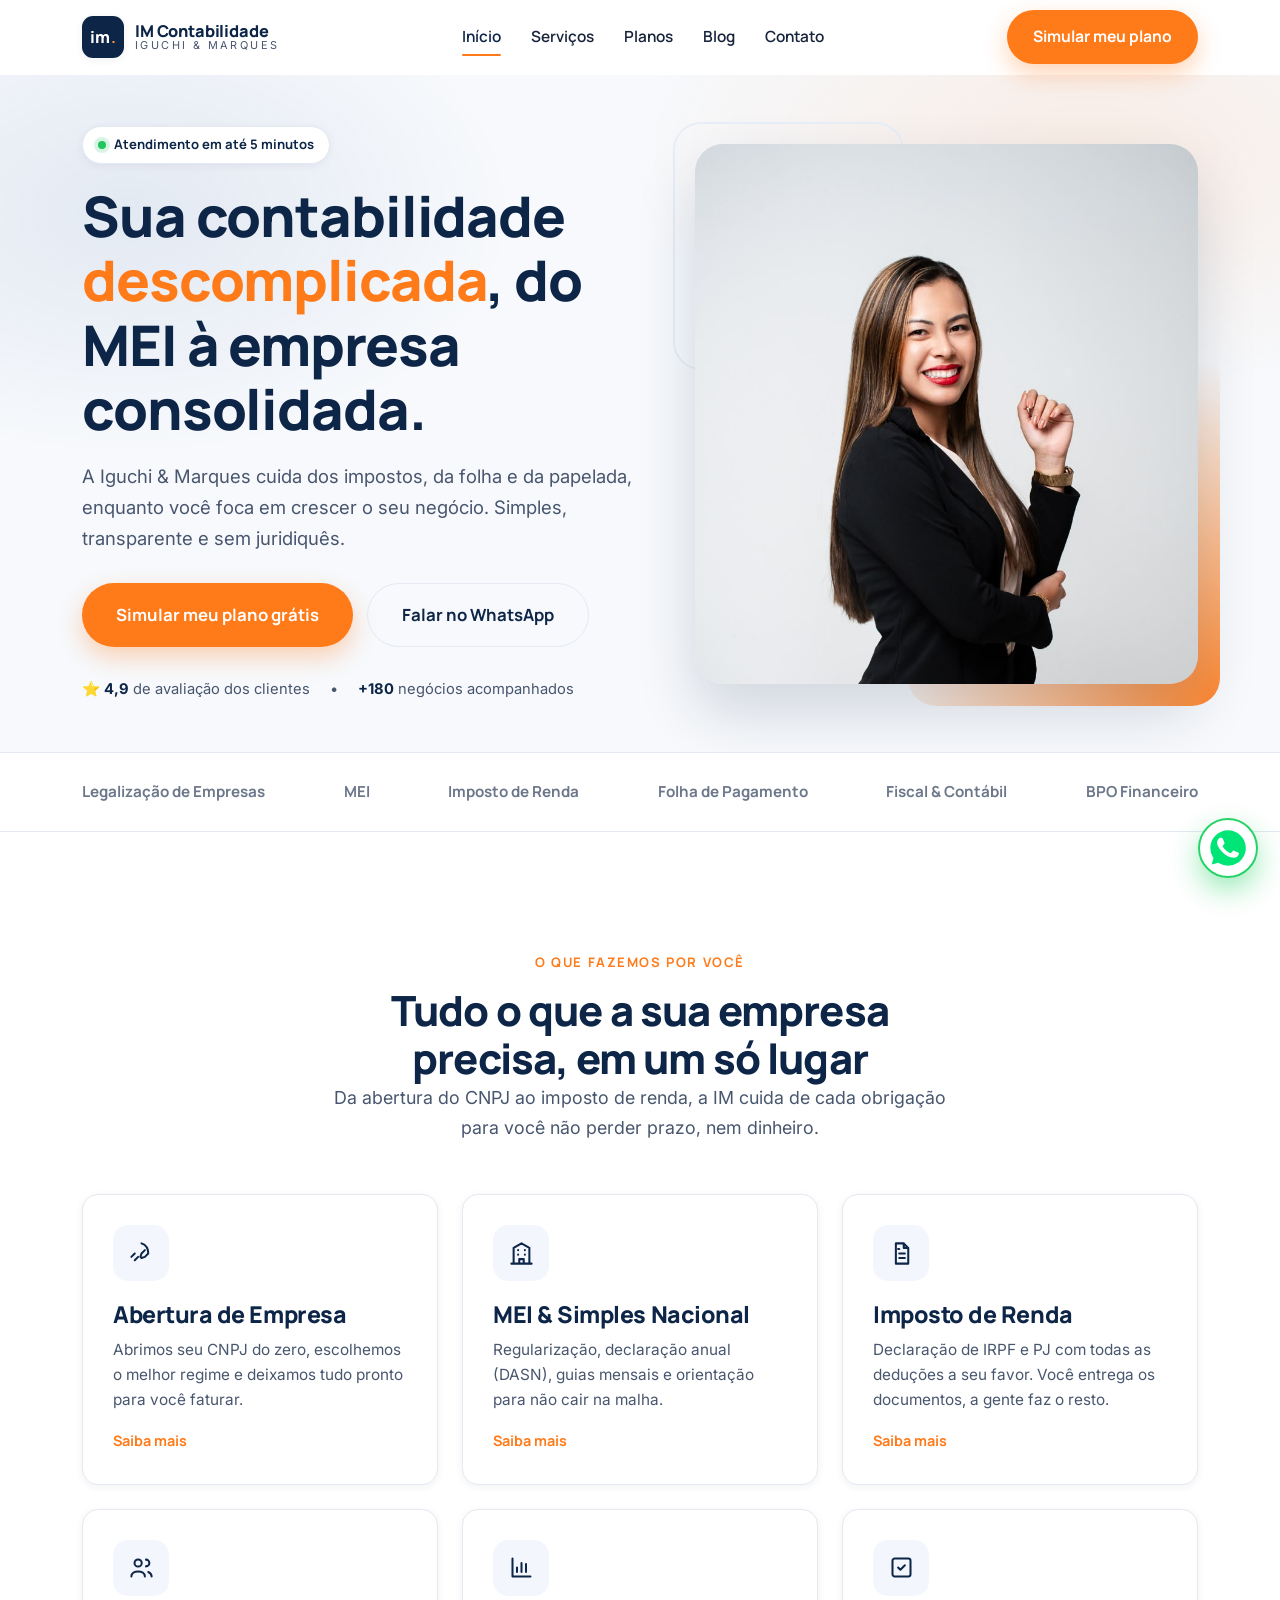
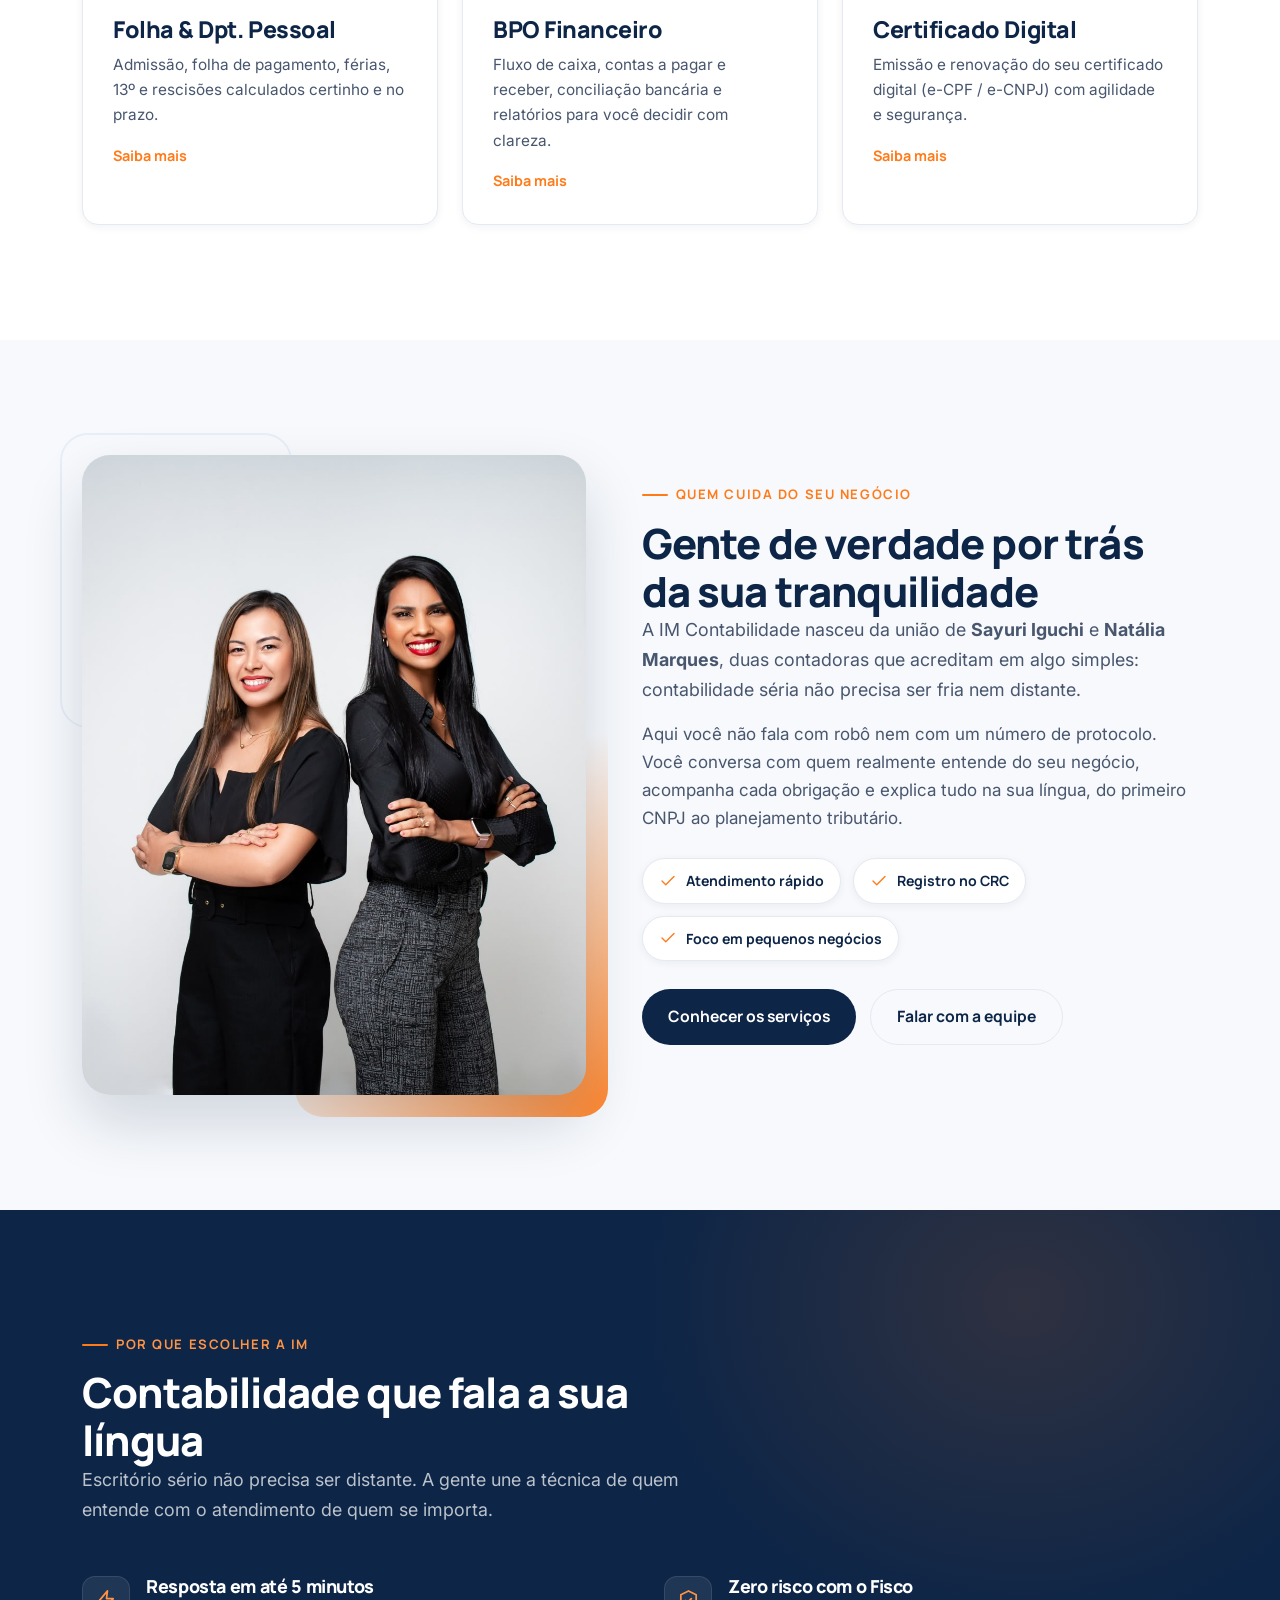
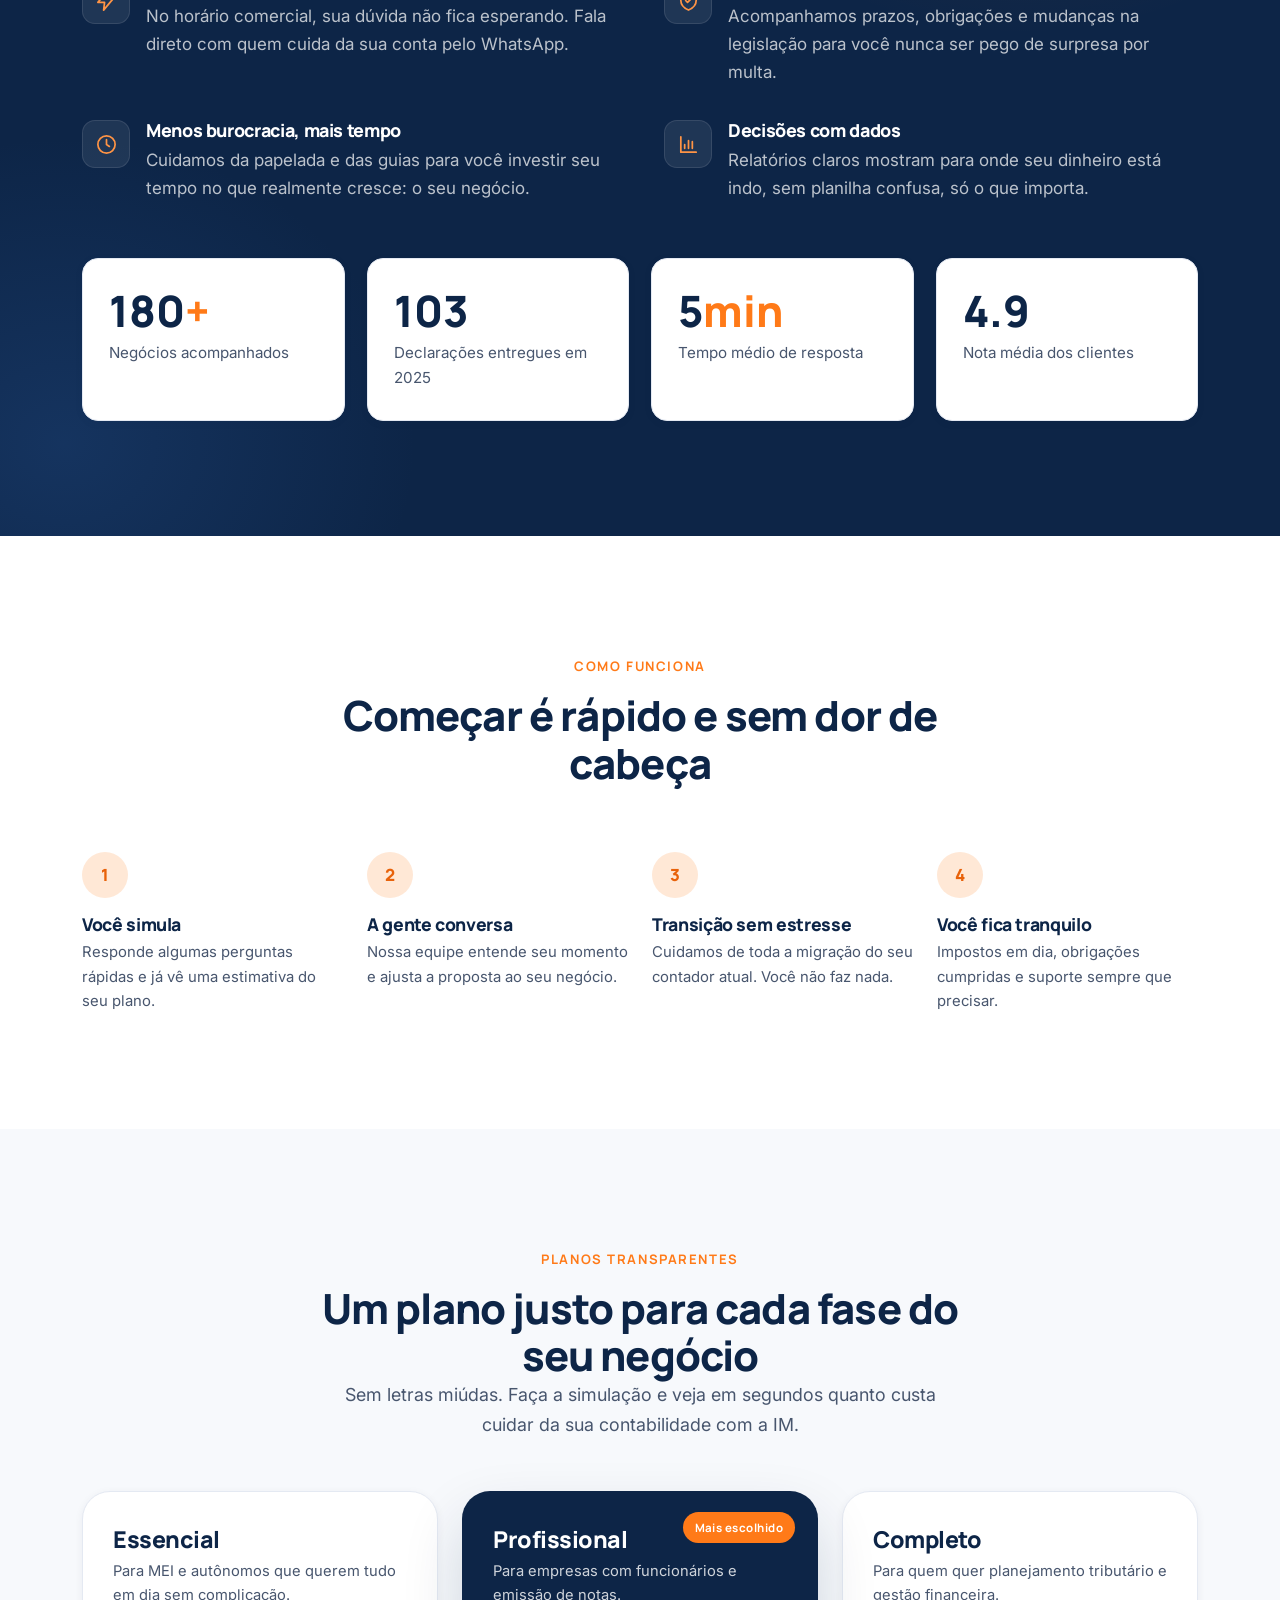
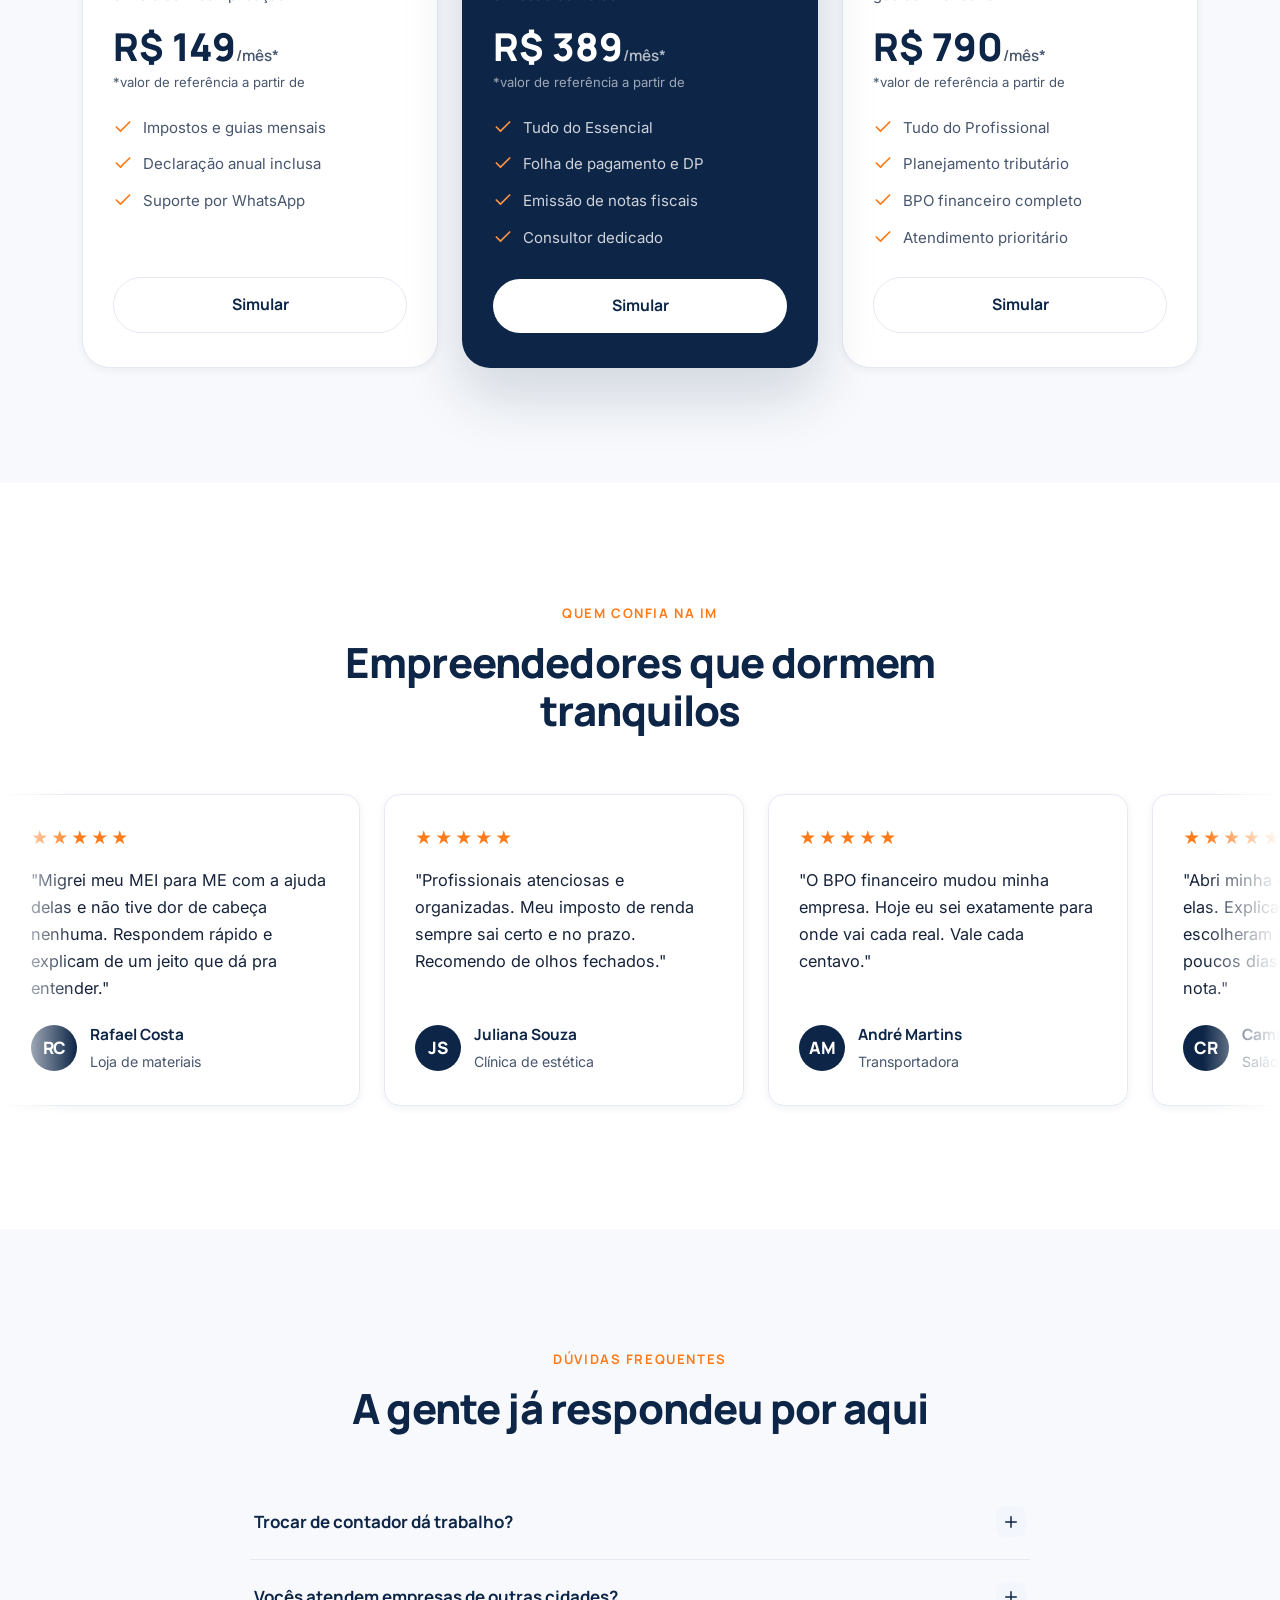
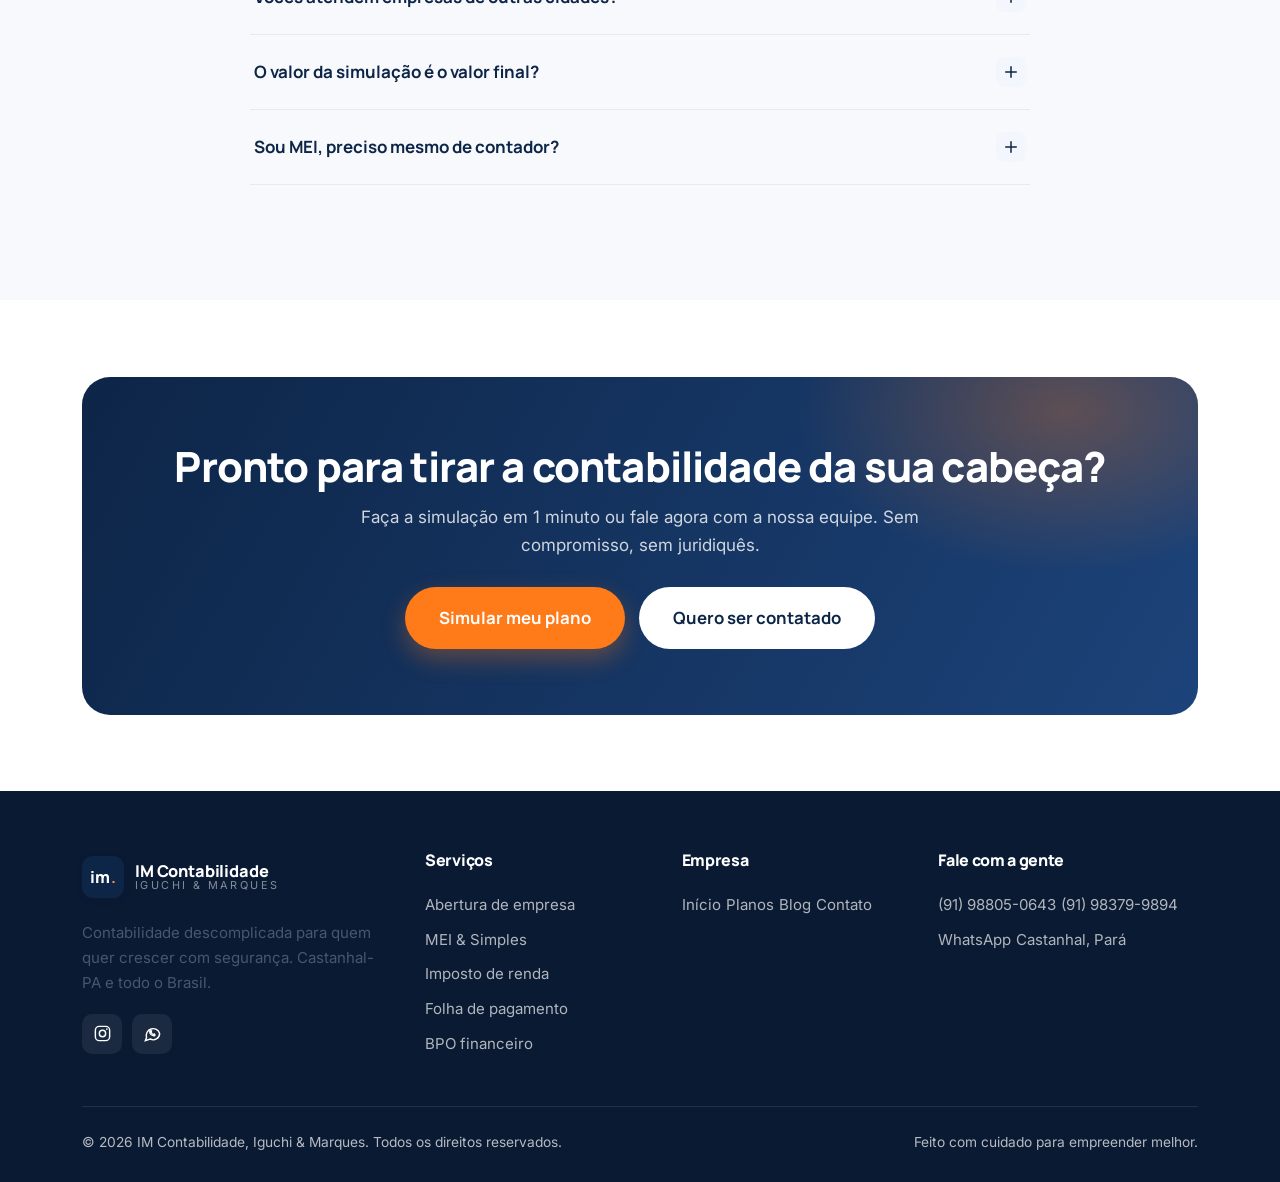
<file: index.html>
<!DOCTYPE html>
<html lang="pt-BR">
<head>
  <meta charset="UTF-8" />
  <meta name="viewport" content="width=device-width, initial-scale=1.0" />
  <title>IM Contabilidade | Contabilidade descomplicada em Castanhal-PA</title>
  <meta name="description" content="Iguchi & Marques Contabilidade: abertura de empresa, MEI, imposto de renda, folha de pagamento e BPO financeiro. Atendimento em até 5 minutos. Castanhal-PA." />
  <link rel="preconnect" href="https://fonts.googleapis.com" />
  <link rel="preconnect" href="https://fonts.gstatic.com" crossorigin />
  <link href="https://fonts.googleapis.com/css2?family=Manrope:wght@600;700;800&family=Inter:wght@400;500;600&display=swap" rel="stylesheet" />
  <link rel="icon" type="image/jpeg" href="assets/logo.jpeg" />
  <link rel="stylesheet" href="css/style.css" />
</head>
<body>

  <!-- ============ HEADER ============ -->
  <header class="header">
    <div class="container nav">
      <a href="index.html" class="logo" aria-label="IM Contabilidade">
        <span class="logo-mark"><span>im<b>.</b></span></span>
        <span class="logo-text"><strong>IM Contabilidade</strong><small>Iguchi &amp; Marques</small></span>
      </a>
      <nav class="nav-links">
        <a href="index.html" class="active">Início</a>
        <a href="servicos.html">Serviços</a>
        <a href="planos.html">Planos</a>
        <a href="blog.html">Blog</a>
        <a href="contato.html">Contato</a>
      </nav>
      <div class="nav-actions">
        <a href="planos.html" class="btn btn-primary">Simular meu plano</a>
      </div>
      <button class="nav-toggle" aria-label="Menu"><span></span><span></span><span></span></button>
    </div>
    <div class="nav-mobile">
      <a href="index.html">Início</a>
      <a href="servicos.html">Serviços</a>
      <a href="planos.html">Planos</a>
      <a href="blog.html">Blog</a>
      <a href="contato.html">Contato</a>
      <a href="planos.html" class="btn btn-primary btn-block">Simular meu plano</a>
    </div>
  </header>

  <main>
    <!-- ============ HERO ============ -->
    <section class="hero">
      <div class="container hero-grid">
        <div class="hero-copy">
          <span class="pill reveal"><span class="dot"></span> Atendimento em até 5 minutos</span>
          <h1 class="reveal d1">Sua contabilidade <span class="hl">descomplicada</span>, do MEI à empresa consolidada.</h1>
          <p class="reveal d2">A Iguchi &amp; Marques cuida dos impostos, da folha e da papelada, enquanto você foca em crescer o seu negócio. Simples, transparente e sem juridiquês.</p>
          <div class="hero-cta reveal d3">
            <a href="planos.html" class="btn btn-primary btn-lg">Simular meu plano grátis</a>
            <a class="btn btn-ghost btn-lg" data-wa="Olá! Vim pelo site da IM Contabilidade e quero falar com um contador.">Falar no WhatsApp</a>
          </div>
          <div class="hero-trust reveal d4">
            <span>⭐ <b>4,9</b> de avaliação dos clientes</span>
            <span class="sep">•</span>
            <span><b>+180</b> negócios acompanhados</span>
          </div>
        </div>

        <div class="hero-visual reveal d2">
          <div class="hero-photo photo-frame">
            <img src="assets/socia-blazer.jpeg" alt="Sayuri Iguchi, sócia da IM Contabilidade" width="560" height="700" />
          </div>
        </div>
      </div>
    </section>

    <!-- ============ TRUSTBAR ============ -->
    <div class="trustbar">
      <div class="container">
        <span>Legalização de Empresas</span>
        <span>MEI</span>
        <span>Imposto de Renda</span>
        <span>Folha de Pagamento</span>
        <span>Fiscal &amp; Contábil</span>
        <span>BPO Financeiro</span>
      </div>
    </div>

    <!-- ============ SERVIÇOS ============ -->
    <section class="section" id="servicos">
      <div class="container">
        <div class="section-head center reveal">
          <span class="eyebrow">O que fazemos por você</span>
          <h2>Tudo o que a sua empresa precisa, em um só lugar</h2>
          <p class="lead">Da abertura do CNPJ ao imposto de renda, a IM cuida de cada obrigação para você não perder prazo, nem dinheiro.</p>
        </div>

        <div class="grid grid-3">
          <article class="card reveal">
            <div class="card-ic"><svg viewBox="0 0 24 24" fill="none" stroke-width="1.8" stroke-linecap="round" stroke-linejoin="round"><path d="M12 3c3 1 6 4 6 9l-3 3-3 1-1-1 1-3 3-3M9 15l-3 3M6 12l-3 3"/></svg></div>
            <h3>Abertura de Empresa</h3>
            <p>Abrimos seu CNPJ do zero, escolhemos o melhor regime e deixamos tudo pronto para você faturar.</p>
            <a href="servicos.html" class="card-link">Saiba mais <svg viewBox="0 0 24 24" fill="none" stroke-width="2" stroke-linecap="round" stroke-linejoin="round"><path d="M5 12h14M13 6l6 6-6 6"/></svg></a>
          </article>

          <article class="card reveal d1">
            <div class="card-ic"><svg viewBox="0 0 24 24" fill="none" stroke-width="1.8" stroke-linecap="round" stroke-linejoin="round"><path d="M3 21h18M5 21V7l7-4 7 4v14M9 9h.01M15 9h.01M9 13h.01M15 13h.01M10 21v-4h4v4"/></svg></div>
            <h3>MEI &amp; Simples Nacional</h3>
            <p>Regularização, declaração anual (DASN), guias mensais e orientação para não cair na malha.</p>
            <a href="servicos.html" class="card-link">Saiba mais <svg viewBox="0 0 24 24" fill="none" stroke-width="2" stroke-linecap="round" stroke-linejoin="round"><path d="M5 12h14M13 6l6 6-6 6"/></svg></a>
          </article>

          <article class="card reveal d2">
            <div class="card-ic"><svg viewBox="0 0 24 24" fill="none" stroke-width="1.8" stroke-linecap="round" stroke-linejoin="round"><path d="M7 3h7l4 4v14H7zM14 3v4h4M10 12h5M10 16h5M9 8h1"/></svg></div>
            <h3>Imposto de Renda</h3>
            <p>Declaração de IRPF e PJ com todas as deduções a seu favor. Você entrega os documentos, a gente faz o resto.</p>
            <a href="servicos.html" class="card-link">Saiba mais <svg viewBox="0 0 24 24" fill="none" stroke-width="2" stroke-linecap="round" stroke-linejoin="round"><path d="M5 12h14M13 6l6 6-6 6"/></svg></a>
          </article>

          <article class="card reveal">
            <div class="card-ic"><svg viewBox="0 0 24 24" fill="none" stroke-width="1.8" stroke-linecap="round" stroke-linejoin="round"><circle cx="9" cy="8" r="3.2"/><path d="M3 20c0-3 3-4.5 6-4.5s6 1.5 6 4.5M16 5a3 3 0 010 6M21 20c0-2-1-3.2-3-4"/></svg></div>
            <h3>Folha &amp; Dpt. Pessoal</h3>
            <p>Admissão, folha de pagamento, férias, 13º e rescisões calculados certinho e no prazo.</p>
            <a href="servicos.html" class="card-link">Saiba mais <svg viewBox="0 0 24 24" fill="none" stroke-width="2" stroke-linecap="round" stroke-linejoin="round"><path d="M5 12h14M13 6l6 6-6 6"/></svg></a>
          </article>

          <article class="card reveal d1">
            <div class="card-ic"><svg viewBox="0 0 24 24" fill="none" stroke-width="1.8" stroke-linecap="round" stroke-linejoin="round"><path d="M4 20V4M4 20h16M8 16v-4M12 16V8M16 16v-7"/></svg></div>
            <h3>BPO Financeiro</h3>
            <p>Fluxo de caixa, contas a pagar e receber, conciliação bancária e relatórios para você decidir com clareza.</p>
            <a href="servicos.html" class="card-link">Saiba mais <svg viewBox="0 0 24 24" fill="none" stroke-width="2" stroke-linecap="round" stroke-linejoin="round"><path d="M5 12h14M13 6l6 6-6 6"/></svg></a>
          </article>

          <article class="card reveal d2">
            <div class="card-ic"><svg viewBox="0 0 24 24" fill="none" stroke-width="1.8" stroke-linecap="round" stroke-linejoin="round"><rect x="4" y="4" width="16" height="16" rx="2"/><path d="M9 12l2 2 4-4"/></svg></div>
            <h3>Certificado Digital</h3>
            <p>Emissão e renovação do seu certificado digital (e-CPF / e-CNPJ) com agilidade e segurança.</p>
            <a href="servicos.html" class="card-link">Saiba mais <svg viewBox="0 0 24 24" fill="none" stroke-width="2" stroke-linecap="round" stroke-linejoin="round"><path d="M5 12h14M13 6l6 6-6 6"/></svg></a>
          </article>
        </div>
      </div>
    </section>

    <!-- ============ QUEM SOMOS ============ -->
    <section class="section" style="background:var(--paper)">
      <div class="container">
        <div class="about-grid">
          <div class="photo-frame reveal">
            <img src="assets/equipe.jpeg" alt="Sayuri Iguchi e Natália Marques, sócias da IM Contabilidade" width="560" height="640" />
          </div>
          <div class="reveal d1">
            <span class="eyebrow">Quem cuida do seu negócio</span>
            <h2>Gente de verdade por trás da sua tranquilidade</h2>
            <p class="lead" style="margin-bottom:16px">A IM Contabilidade nasceu da união de <strong>Sayuri Iguchi</strong> e <strong>Natália Marques</strong>, duas contadoras que acreditam em algo simples: contabilidade séria não precisa ser fria nem distante.</p>
            <p>Aqui você não fala com robô nem com um número de protocolo. Você conversa com quem realmente entende do seu negócio, acompanha cada obrigação e explica tudo na sua língua, do primeiro CNPJ ao planejamento tributário.</p>
            <div class="about-badges">
              <span class="about-badge"><svg viewBox="0 0 24 24" fill="none" stroke-width="1.8" stroke-linecap="round" stroke-linejoin="round"><path d="M20 6L9 17l-5-5"/></svg> Atendimento rápido</span>
              <span class="about-badge"><svg viewBox="0 0 24 24" fill="none" stroke-width="1.8" stroke-linecap="round" stroke-linejoin="round"><path d="M20 6L9 17l-5-5"/></svg> Registro no CRC</span>
              <span class="about-badge"><svg viewBox="0 0 24 24" fill="none" stroke-width="1.8" stroke-linecap="round" stroke-linejoin="round"><path d="M20 6L9 17l-5-5"/></svg> Foco em pequenos negócios</span>
            </div>
            <div class="hero-cta" style="margin-top:28px">
              <a href="servicos.html" class="btn btn-dark">Conhecer os serviços</a>
              <a data-wa="Olá! Vim pelo site e gostaria de conhecer a IM Contabilidade." class="btn btn-ghost">Falar com a equipe</a>
            </div>
          </div>
        </div>
      </div>
    </section>

    <!-- ============ POR QUE A IM (dark) ============ -->
    <section class="section dark">
      <div class="container">
        <div class="section-head reveal">
          <span class="eyebrow">Por que escolher a IM</span>
          <h2>Contabilidade que fala a sua língua</h2>
          <p class="lead">Escritório sério não precisa ser distante. A gente une a técnica de quem entende com o atendimento de quem se importa.</p>
        </div>
        <div class="grid grid-2" style="gap:34px 48px">
          <div class="feat reveal">
            <div class="feat-ic"><svg viewBox="0 0 24 24" fill="none" stroke-width="1.8" stroke-linecap="round" stroke-linejoin="round"><path d="M13 2L3 14h7l-1 8 10-12h-7z"/></svg></div>
            <div><h3>Resposta em até 5 minutos</h3><p>No horário comercial, sua dúvida não fica esperando. Fala direto com quem cuida da sua conta pelo WhatsApp.</p></div>
          </div>
          <div class="feat reveal d1">
            <div class="feat-ic"><svg viewBox="0 0 24 24" fill="none" stroke-width="1.8" stroke-linecap="round" stroke-linejoin="round"><path d="M12 2l8 4v6c0 5-3.5 8-8 10-4.5-2-8-5-8-10V6z"/><path d="M9 12l2 2 4-4"/></svg></div>
            <div><h3>Zero risco com o Fisco</h3><p>Acompanhamos prazos, obrigações e mudanças na legislação para você nunca ser pego de surpresa por multa.</p></div>
          </div>
          <div class="feat reveal">
            <div class="feat-ic"><svg viewBox="0 0 24 24" fill="none" stroke-width="1.8" stroke-linecap="round" stroke-linejoin="round"><circle cx="12" cy="12" r="9"/><path d="M12 7v5l3 2"/></svg></div>
            <div><h3>Menos burocracia, mais tempo</h3><p>Cuidamos da papelada e das guias para você investir seu tempo no que realmente cresce: o seu negócio.</p></div>
          </div>
          <div class="feat reveal d1">
            <div class="feat-ic"><svg viewBox="0 0 24 24" fill="none" stroke-width="1.8" stroke-linecap="round" stroke-linejoin="round"><path d="M4 20V4M4 20h16M8 16v-4M12 16V8M16 16v-7"/></svg></div>
            <div><h3>Decisões com dados</h3><p>Relatórios claros mostram para onde seu dinheiro está indo, sem planilha confusa, só o que importa.</p></div>
          </div>
        </div>

        <div class="stats reveal" style="margin-top:56px">
          <div class="stat"><div class="num"><span data-count="180">0</span><span class="u">+</span></div><p>Negócios acompanhados</p></div>
          <div class="stat"><div class="num"><span data-count="103">0</span></div><p>Declarações entregues em 2025</p></div>
          <div class="stat"><div class="num"><span data-count="5">0</span><span class="u">min</span></div><p>Tempo médio de resposta</p></div>
          <div class="stat"><div class="num"><span data-count="4.9">0</span></div><p>Nota média dos clientes</p></div>
        </div>
      </div>
    </section>

    <!-- ============ PROCESSO ============ -->
    <section class="section">
      <div class="container">
        <div class="section-head center reveal">
          <span class="eyebrow">Como funciona</span>
          <h2>Começar é rápido e sem dor de cabeça</h2>
        </div>
        <div class="steps">
          <div class="step reveal"><div class="step-n">1</div><h3>Você simula</h3><p>Responde algumas perguntas rápidas e já vê uma estimativa do seu plano.</p></div>
          <div class="step reveal d1"><div class="step-n">2</div><h3>A gente conversa</h3><p>Nossa equipe entende seu momento e ajusta a proposta ao seu negócio.</p></div>
          <div class="step reveal d2"><div class="step-n">3</div><h3>Transição sem estresse</h3><p>Cuidamos de toda a migração do seu contador atual. Você não faz nada.</p></div>
          <div class="step reveal d3"><div class="step-n">4</div><h3>Você fica tranquilo</h3><p>Impostos em dia, obrigações cumpridas e suporte sempre que precisar.</p></div>
        </div>
      </div>
    </section>

    <!-- ============ PLANOS PREVIEW ============ -->
    <section class="section" style="background:var(--paper)">
      <div class="container">
        <div class="section-head center reveal">
          <span class="eyebrow">Planos transparentes</span>
          <h2>Um plano justo para cada fase do seu negócio</h2>
          <p class="lead">Sem letras miúdas. Faça a simulação e veja em segundos quanto custa cuidar da sua contabilidade com a IM.</p>
        </div>
        <div class="plans">
          <div class="plan reveal">
            <h3>Essencial</h3>
            <p class="desc">Para MEI e autônomos que querem tudo em dia sem complicação.</p>
            <div class="price">R$ 149<small>/mês*</small></div>
            <p class="price-note">*valor de referência a partir de</p>
            <ul>
              <li><svg viewBox="0 0 24 24" fill="none" stroke-width="2" stroke-linecap="round" stroke-linejoin="round"><path d="M20 6L9 17l-5-5"/></svg> Impostos e guias mensais</li>
              <li><svg viewBox="0 0 24 24" fill="none" stroke-width="2" stroke-linecap="round" stroke-linejoin="round"><path d="M20 6L9 17l-5-5"/></svg> Declaração anual inclusa</li>
              <li><svg viewBox="0 0 24 24" fill="none" stroke-width="2" stroke-linecap="round" stroke-linejoin="round"><path d="M20 6L9 17l-5-5"/></svg> Suporte por WhatsApp</li>
            </ul>
            <a href="planos.html" class="btn btn-ghost btn-block">Simular</a>
          </div>

          <div class="plan featured reveal d1">
            <span class="plan-tag">Mais escolhido</span>
            <h3>Profissional</h3>
            <p class="desc">Para empresas com funcionários e emissão de notas.</p>
            <div class="price">R$ 389<small>/mês*</small></div>
            <p class="price-note">*valor de referência a partir de</p>
            <ul>
              <li><svg viewBox="0 0 24 24" fill="none" stroke-width="2" stroke-linecap="round" stroke-linejoin="round"><path d="M20 6L9 17l-5-5"/></svg> Tudo do Essencial</li>
              <li><svg viewBox="0 0 24 24" fill="none" stroke-width="2" stroke-linecap="round" stroke-linejoin="round"><path d="M20 6L9 17l-5-5"/></svg> Folha de pagamento e DP</li>
              <li><svg viewBox="0 0 24 24" fill="none" stroke-width="2" stroke-linecap="round" stroke-linejoin="round"><path d="M20 6L9 17l-5-5"/></svg> Emissão de notas fiscais</li>
              <li><svg viewBox="0 0 24 24" fill="none" stroke-width="2" stroke-linecap="round" stroke-linejoin="round"><path d="M20 6L9 17l-5-5"/></svg> Consultor dedicado</li>
            </ul>
            <a href="planos.html" class="btn btn-white btn-block">Simular</a>
          </div>

          <div class="plan reveal d2">
            <h3>Completo</h3>
            <p class="desc">Para quem quer planejamento tributário e gestão financeira.</p>
            <div class="price">R$ 790<small>/mês*</small></div>
            <p class="price-note">*valor de referência a partir de</p>
            <ul>
              <li><svg viewBox="0 0 24 24" fill="none" stroke-width="2" stroke-linecap="round" stroke-linejoin="round"><path d="M20 6L9 17l-5-5"/></svg> Tudo do Profissional</li>
              <li><svg viewBox="0 0 24 24" fill="none" stroke-width="2" stroke-linecap="round" stroke-linejoin="round"><path d="M20 6L9 17l-5-5"/></svg> Planejamento tributário</li>
              <li><svg viewBox="0 0 24 24" fill="none" stroke-width="2" stroke-linecap="round" stroke-linejoin="round"><path d="M20 6L9 17l-5-5"/></svg> BPO financeiro completo</li>
              <li><svg viewBox="0 0 24 24" fill="none" stroke-width="2" stroke-linecap="round" stroke-linejoin="round"><path d="M20 6L9 17l-5-5"/></svg> Atendimento prioritário</li>
            </ul>
            <a href="planos.html" class="btn btn-ghost btn-block">Simular</a>
          </div>
        </div>
      </div>
    </section>

    <!-- ============ DEPOIMENTOS ============ -->
    <section class="section">
      <div class="container">
        <div class="section-head center reveal">
          <span class="eyebrow">Quem confia na IM</span>
          <h2>Empreendedores que dormem tranquilos</h2>
        </div>
      </div>
      <div class="quotes-marquee reveal">
        <div class="quotes-track">
          <div class="quote">
            <div class="stars">★★★★★</div>
            <p>"Migrei meu MEI para ME com a ajuda delas e não tive dor de cabeça nenhuma. Respondem rápido e explicam de um jeito que dá pra entender."</p>
            <div class="quote-by"><div class="avatar">RC</div><div><b>Rafael Costa</b><small>Loja de materiais</small></div></div>
          </div>
          <div class="quote">
            <div class="stars">★★★★★</div>
            <p>"Profissionais atenciosas e organizadas. Meu imposto de renda sempre sai certo e no prazo. Recomendo de olhos fechados."</p>
            <div class="quote-by"><div class="avatar">JS</div><div><b>Juliana Souza</b><small>Clínica de estética</small></div></div>
          </div>
          <div class="quote">
            <div class="stars">★★★★★</div>
            <p>"O BPO financeiro mudou minha empresa. Hoje eu sei exatamente para onde vai cada real. Vale cada centavo."</p>
            <div class="quote-by"><div class="avatar">AM</div><div><b>André Martins</b><small>Transportadora</small></div></div>
          </div>
          <div class="quote">
            <div class="stars">★★★★★</div>
            <p>"Abri minha empresa do zero com elas. Explicaram cada passo, escolheram o melhor regime e em poucos dias eu já estava emitindo nota."</p>
            <div class="quote-by"><div class="avatar">CR</div><div><b>Camila Ribeiro</b><small>Salão de beleza</small></div></div>
          </div>
          <div class="quote">
            <div class="stars">★★★★★</div>
            <p>"Atendimento rápido de verdade. Mando mensagem no WhatsApp e sou respondido na hora. Isso pra quem tem restaurante faz toda diferença."</p>
            <div class="quote-by"><div class="avatar">BT</div><div><b>Bruno Tavares</b><small>Restaurante</small></div></div>
          </div>
        </div>
      </div>
    </section>

    <!-- ============ FAQ ============ -->
    <section class="section" style="background:var(--paper)">
      <div class="container">
        <div class="section-head center reveal">
          <span class="eyebrow">Dúvidas frequentes</span>
          <h2>A gente já respondeu por aqui</h2>
        </div>
        <div class="faq reveal">
          <div class="faq-item"><button class="faq-q">Trocar de contador dá trabalho? <span class="ic"><svg viewBox="0 0 24 24" fill="none" stroke-width="2" stroke-linecap="round" stroke-linejoin="round"><path d="M12 5v14M5 12h14"/></svg></span></button><div class="faq-a"><p>Não. A IM cuida de toda a transição junto ao seu contador atual, você só assina o que for necessário e a gente resolve o resto, sem interromper o funcionamento da sua empresa.</p></div></div>
          <div class="faq-item"><button class="faq-q">Vocês atendem empresas de outras cidades? <span class="ic"><svg viewBox="0 0 24 24" fill="none" stroke-width="2" stroke-linecap="round" stroke-linejoin="round"><path d="M12 5v14M5 12h14"/></svg></span></button><div class="faq-a"><p>Sim! Somos de Castanhal-PA, mas atendemos clientes de todo o Brasil de forma 100% digital, com o mesmo cuidado e agilidade de sempre.</p></div></div>
          <div class="faq-item"><button class="faq-q">O valor da simulação é o valor final? <span class="ic"><svg viewBox="0 0 24 24" fill="none" stroke-width="2" stroke-linecap="round" stroke-linejoin="round"><path d="M12 5v14M5 12h14"/></svg></span></button><div class="faq-a"><p>A simulação é uma estimativa realista com base nas suas respostas. A proposta final é personalizada após uma análise rápida da sua empresa, sem surpresas e sempre transparente.</p></div></div>
          <div class="faq-item"><button class="faq-q">Sou MEI, preciso mesmo de contador? <span class="ic"><svg viewBox="0 0 24 24" fill="none" stroke-width="2" stroke-linecap="round" stroke-linejoin="round"><path d="M12 5v14M5 12h14"/></svg></span></button><div class="faq-a"><p>O MEI não é obrigado por lei, mas contar com a IM evita erros na declaração anual, atrasos de guias e problemas que podem até cancelar seu CNPJ. É tranquilidade por um valor que cabe no bolso.</p></div></div>
        </div>
      </div>
    </section>

    <!-- ============ CTA ============ -->
    <section class="section--tight">
      <div class="container">
        <div class="cta-band reveal">
          <h2>Pronto para tirar a contabilidade da sua cabeça?</h2>
          <p>Faça a simulação em 1 minuto ou fale agora com a nossa equipe. Sem compromisso, sem juridiquês.</p>
          <div class="cta-actions">
            <a href="planos.html" class="btn btn-primary btn-lg">Simular meu plano</a>
            <a class="btn btn-white btn-lg" data-open-lead href="#">Quero ser contatado</a>
          </div>
        </div>
      </div>
    </section>
  </main>

  <!-- ============ FOOTER ============ -->
  <footer class="footer">
    <div class="container">
      <div class="footer-grid">
        <div>
          <a href="index.html" class="logo">
            <span class="logo-mark"><span>im<b>.</b></span></span>
            <span class="logo-text"><strong>IM Contabilidade</strong><small>Iguchi &amp; Marques</small></span>
          </a>
          <p class="footer-desc">Contabilidade descomplicada para quem quer crescer com segurança. Castanhal-PA e todo o Brasil.</p>
          <div class="footer-social">
            <a href="https://instagram.com/imescritoriocontabilidade" target="_blank" rel="noopener" aria-label="Instagram"><svg viewBox="0 0 24 24" fill="none" stroke-width="1.8"><rect x="3" y="3" width="18" height="18" rx="5"/><circle cx="12" cy="12" r="4"/><circle cx="17.5" cy="6.5" r="1" fill="#fff" stroke="none"/></svg></a>
            <a data-wa="Olá! Vim pelo site da IM Contabilidade." aria-label="WhatsApp"><svg viewBox="0 0 24 24" fill="none" stroke-width="1.8"><path d="M3 21l1.5-4A8 8 0 1121 12a8 8 0 01-12 6.9L3 21z"/><path d="M8.5 9.5c0 3 2.5 5.5 5.5 5.5.7 0 1.2-.6 1-1.2l-.4-1-1.4.4a4 4 0 01-2.9-2.9l.4-1.4-1-.4c-.6-.2-1.2.3-1.2 1z"/></svg></a>
          </div>
        </div>
        <div>
          <h4>Serviços</h4>
          <a href="servicos.html">Abertura de empresa</a>
          <a href="servicos.html">MEI &amp; Simples</a>
          <a href="servicos.html">Imposto de renda</a>
          <a href="servicos.html">Folha de pagamento</a>
          <a href="servicos.html">BPO financeiro</a>
        </div>
        <div>
          <h4>Empresa</h4>
          <a href="index.html">Início</a>
          <a href="planos.html">Planos</a>
          <a href="blog.html">Blog</a>
          <a href="contato.html">Contato</a>
        </div>
        <div>
          <h4>Fale com a gente</h4>
          <a href="tel:+5591988050643">(91) 98805-0643</a>
          <a href="tel:+5591983799894">(91) 98379-9894</a>
          <a data-wa="Olá! Vim pelo site da IM Contabilidade.">WhatsApp</a>
          <a href="#">Castanhal, Pará</a>
        </div>
      </div>
      <div class="footer-bottom">
        <span>© <span data-year>2026</span> IM Contabilidade, Iguchi &amp; Marques. Todos os direitos reservados.</span>
        <span>Feito com cuidado para empreender melhor.</span>
      </div>
    </div>
  </footer>

  <!-- WhatsApp flutuante -->
  <a class="wa-float" data-wa="Olá! Vim pelo site da IM Contabilidade e gostaria de atendimento." aria-label="Falar no WhatsApp">
    <img src="assets/whatsapp.svg" alt="Falar no WhatsApp" />
  </a>

  <!-- Pop-up de lead -->
  <div class="modal-overlay" id="leadModal">
    <div class="modal">
      <button class="modal-close" data-close-lead aria-label="Fechar"><svg viewBox="0 0 24 24" fill="none" stroke-width="2" stroke-linecap="round"><path d="M18 6L6 18M6 6l12 12"/></svg></button>
      <div class="modal-head">
        <span class="sla">⚡ Resposta em até 5 minutos</span>
        <h3>Fale com um contador de verdade</h3>
        <p>Deixe seu contato e a IM te chama no WhatsApp com uma proposta sem compromisso.</p>
      </div>
      <div class="modal-body">
        <form>
          <div class="field"><label>Nome</label><input name="nome" required placeholder="Seu nome" /></div>
          <div class="field"><label>WhatsApp</label><input name="telefone" required placeholder="(91) 9____-____" /></div>
          <div class="field"><label>Como podemos ajudar?</label>
            <select name="assunto">
              <option>Abrir empresa</option>
              <option>Trocar de contador</option>
              <option>MEI / Simples Nacional</option>
              <option>Imposto de renda</option>
              <option>Folha de pagamento</option>
              <option>Outro assunto</option>
            </select>
          </div>
          <button type="submit" class="btn btn-primary btn-block btn-lg">Falar no WhatsApp agora</button>
        </form>
      </div>
    </div>
  </div>

  <script src="js/main.js"></script>
</body>
</html>
</file>
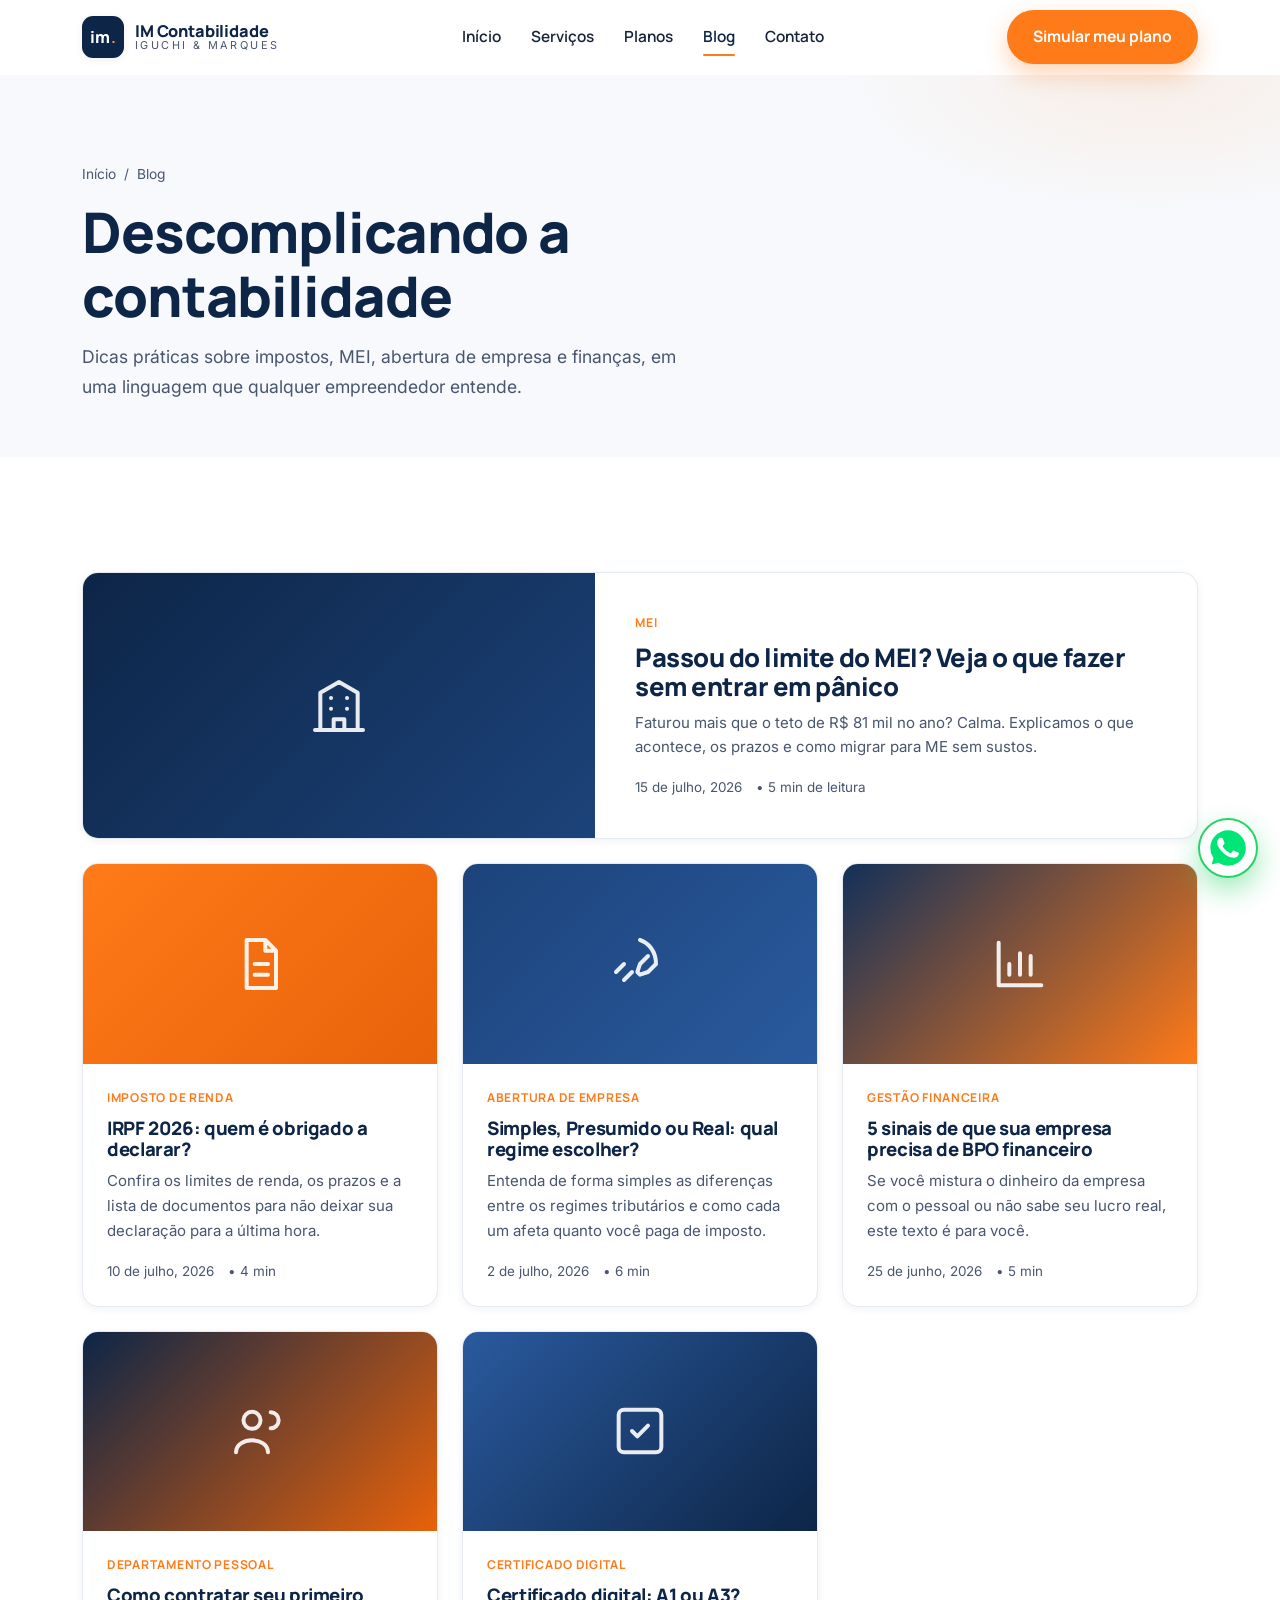
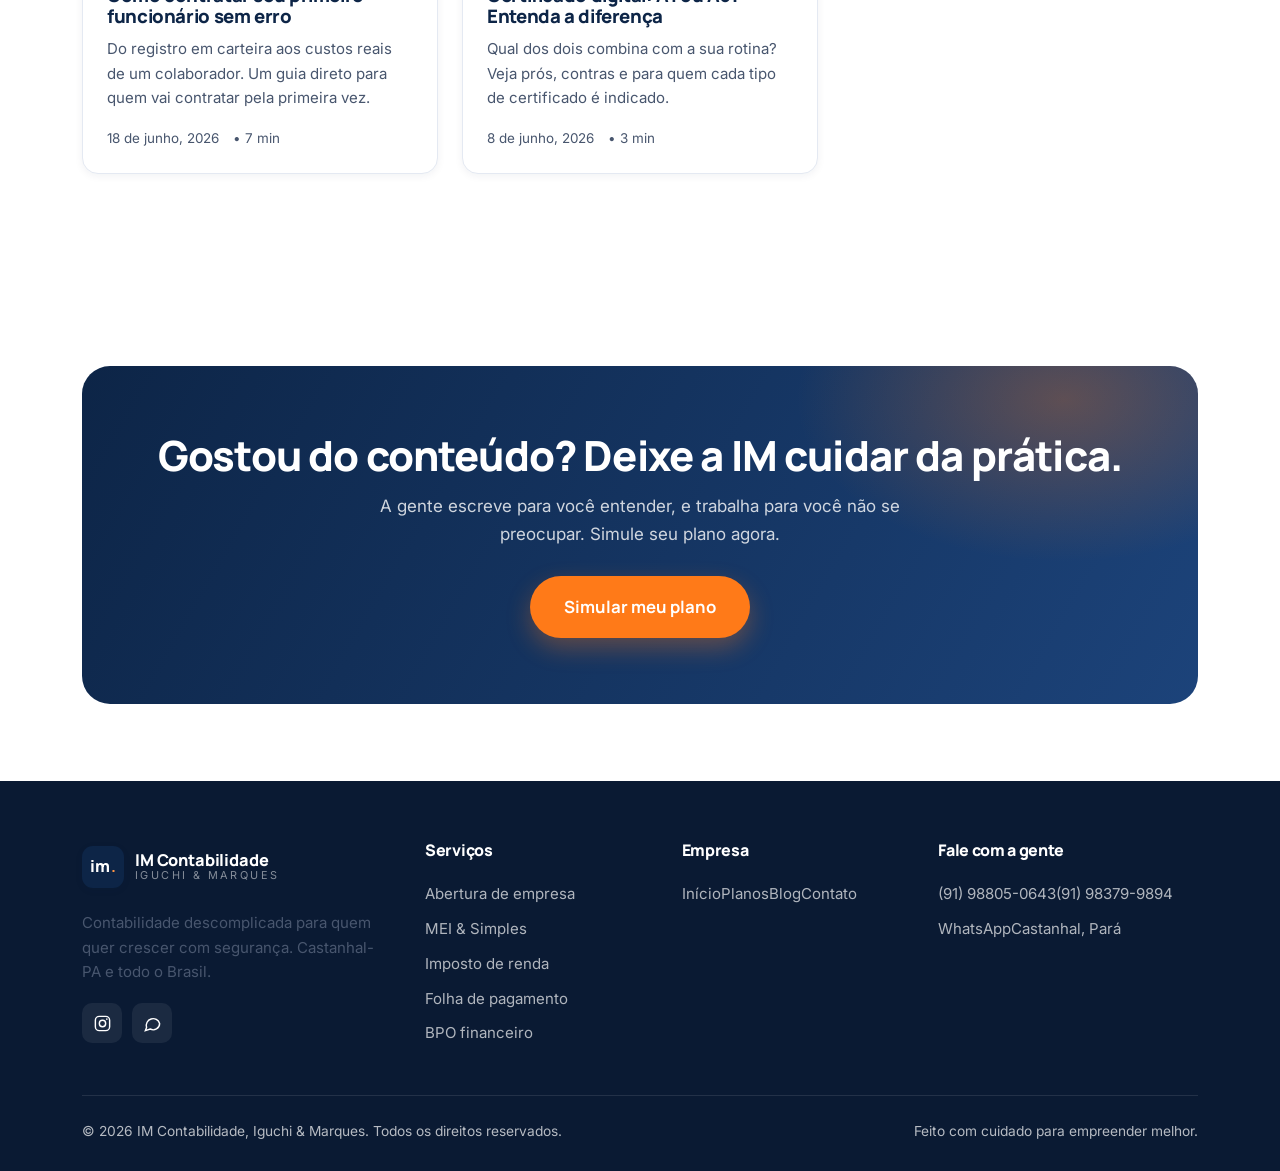
<file: blog.html>
<!DOCTYPE html>
<html lang="pt-BR">
<head>
  <meta charset="UTF-8" />
  <meta name="viewport" content="width=device-width, initial-scale=1.0" />
  <title>Blog da IM Contabilidade | Dicas de contabilidade e impostos</title>
  <meta name="description" content="Conteúdos práticos sobre MEI, imposto de renda, abertura de empresa e gestão financeira para empreendedores. Blog da IM Contabilidade." />
  <link rel="preconnect" href="https://fonts.googleapis.com" />
  <link rel="preconnect" href="https://fonts.gstatic.com" crossorigin />
  <link href="https://fonts.googleapis.com/css2?family=Manrope:wght@600;700;800&family=Inter:wght@400;500;600&display=swap" rel="stylesheet" />
  <link rel="icon" type="image/jpeg" href="assets/logo.jpeg" />
  <link rel="stylesheet" href="css/style.css" />
</head>
<body>

  <header class="header">
    <div class="container nav">
      <a href="index.html" class="logo" aria-label="IM Contabilidade">
        <span class="logo-mark"><span>im<b>.</b></span></span>
        <span class="logo-text"><strong>IM Contabilidade</strong><small>Iguchi &amp; Marques</small></span>
      </a>
      <nav class="nav-links">
        <a href="index.html">Início</a><a href="servicos.html">Serviços</a><a href="planos.html">Planos</a><a href="blog.html" class="active">Blog</a><a href="contato.html">Contato</a>
      </nav>
      <div class="nav-actions"><a href="planos.html" class="btn btn-primary">Simular meu plano</a></div>
      <button class="nav-toggle" aria-label="Menu"><span></span><span></span><span></span></button>
    </div>
    <div class="nav-mobile">
      <a href="index.html">Início</a><a href="servicos.html">Serviços</a><a href="planos.html">Planos</a><a href="blog.html">Blog</a><a href="contato.html">Contato</a>
      <a href="planos.html" class="btn btn-primary btn-block">Simular meu plano</a>
    </div>
  </header>

  <main>
    <section class="page-hero">
      <div class="container">
        <div class="crumbs reveal"><a href="index.html">Início</a> / <span>Blog</span></div>
        <h1 class="reveal d1">Descomplicando a contabilidade</h1>
        <p class="reveal d2">Dicas práticas sobre impostos, MEI, abertura de empresa e finanças, em uma linguagem que qualquer empreendedor entende.</p>
      </div>
    </section>

    <section class="section">
      <div class="container">
        <div class="grid grid-3">

          <!-- Post em destaque -->
          <div class="post-featured reveal">
            <article class="post-card">
              <a href="blog/mei-limite-faturamento.html" class="post-thumb" style="background:linear-gradient(135deg,var(--navy-800),var(--navy-600))">
                <svg viewBox="0 0 24 24" fill="none" stroke-width="1.5" stroke-linecap="round" stroke-linejoin="round"><path d="M3 21h18M5 21V7l7-4 7 4v14M9 9h.01M15 9h.01M9 13h.01M15 13h.01M10 21v-4h4v4"/></svg>
              </a>
              <div class="post-body">
                <span class="post-cat">MEI</span>
                <h3>Passou do limite do MEI? Veja o que fazer sem entrar em pânico</h3>
                <p>Faturou mais que o teto de R$ 81 mil no ano? Calma. Explicamos o que acontece, os prazos e como migrar para ME sem sustos.</p>
                <div class="post-meta"><span>15 de julho, 2026</span><span>• 5 min de leitura</span></div>
              </div>
            </article>
          </div>

          <article class="post-card reveal">
            <a href="blog/mei-limite-faturamento.html" class="post-thumb" style="background:linear-gradient(135deg,var(--orange-500),var(--orange-600))">
              <svg viewBox="0 0 24 24" fill="none" stroke-width="1.5" stroke-linecap="round" stroke-linejoin="round"><path d="M7 3h7l4 4v14H7zM14 3v4h4M10 12h5M10 16h5"/></svg>
            </a>
            <div class="post-body">
              <span class="post-cat">Imposto de Renda</span>
              <h3>IRPF 2026: quem é obrigado a declarar?</h3>
              <p>Confira os limites de renda, os prazos e a lista de documentos para não deixar sua declaração para a última hora.</p>
              <div class="post-meta"><span>10 de julho, 2026</span><span>• 4 min</span></div>
            </div>
          </article>

          <article class="post-card reveal d1">
            <a href="blog/mei-limite-faturamento.html" class="post-thumb" style="background:linear-gradient(135deg,var(--navy-600),var(--navy-500))">
              <svg viewBox="0 0 24 24" fill="none" stroke-width="1.5" stroke-linecap="round" stroke-linejoin="round"><path d="M12 3c3 1 6 4 6 9l-3 3-3 1-1-1 1-3 3-3M9 15l-3 3M6 12l-3 3"/></svg>
            </a>
            <div class="post-body">
              <span class="post-cat">Abertura de Empresa</span>
              <h3>Simples, Presumido ou Real: qual regime escolher?</h3>
              <p>Entenda de forma simples as diferenças entre os regimes tributários e como cada um afeta quanto você paga de imposto.</p>
              <div class="post-meta"><span>2 de julho, 2026</span><span>• 6 min</span></div>
            </div>
          </article>

          <article class="post-card reveal d2">
            <a href="blog/mei-limite-faturamento.html" class="post-thumb" style="background:linear-gradient(135deg,var(--navy-700),var(--orange-500))">
              <svg viewBox="0 0 24 24" fill="none" stroke-width="1.5" stroke-linecap="round" stroke-linejoin="round"><path d="M4 20V4M4 20h16M8 16v-4M12 16V8M16 16v-7"/></svg>
            </a>
            <div class="post-body">
              <span class="post-cat">Gestão Financeira</span>
              <h3>5 sinais de que sua empresa precisa de BPO financeiro</h3>
              <p>Se você mistura o dinheiro da empresa com o pessoal ou não sabe seu lucro real, este texto é para você.</p>
              <div class="post-meta"><span>25 de junho, 2026</span><span>• 5 min</span></div>
            </div>
          </article>

          <article class="post-card reveal">
            <a href="blog/mei-limite-faturamento.html" class="post-thumb" style="background:linear-gradient(135deg,var(--navy-800),var(--orange-600))">
              <svg viewBox="0 0 24 24" fill="none" stroke-width="1.5" stroke-linecap="round" stroke-linejoin="round"><circle cx="9" cy="8" r="3.2"/><path d="M3 20c0-3 3-4.5 6-4.5s6 1.5 6 4.5M16 5a3 3 0 010 6"/></svg>
            </a>
            <div class="post-body">
              <span class="post-cat">Departamento Pessoal</span>
              <h3>Como contratar seu primeiro funcionário sem erro</h3>
              <p>Do registro em carteira aos custos reais de um colaborador. Um guia direto para quem vai contratar pela primeira vez.</p>
              <div class="post-meta"><span>18 de junho, 2026</span><span>• 7 min</span></div>
            </div>
          </article>

          <article class="post-card reveal d1">
            <a href="blog/mei-limite-faturamento.html" class="post-thumb" style="background:linear-gradient(135deg,var(--navy-500),var(--navy-800))">
              <svg viewBox="0 0 24 24" fill="none" stroke-width="1.5" stroke-linecap="round" stroke-linejoin="round"><rect x="4" y="4" width="16" height="16" rx="2"/><path d="M9 12l2 2 4-4"/></svg>
            </a>
            <div class="post-body">
              <span class="post-cat">Certificado Digital</span>
              <h3>Certificado digital: A1 ou A3? Entenda a diferença</h3>
              <p>Qual dos dois combina com a sua rotina? Veja prós, contras e para quem cada tipo de certificado é indicado.</p>
              <div class="post-meta"><span>8 de junho, 2026</span><span>• 3 min</span></div>
            </div>
          </article>

        </div>
      </div>
    </section>

    <section class="section--tight">
      <div class="container">
        <div class="cta-band reveal">
          <h2>Gostou do conteúdo? Deixe a IM cuidar da prática.</h2>
          <p>A gente escreve para você entender, e trabalha para você não se preocupar. Simule seu plano agora.</p>
          <div class="cta-actions"><a href="planos.html" class="btn btn-primary btn-lg">Simular meu plano</a></div>
        </div>
      </div>
    </section>
  </main>

  <footer class="footer">
    <div class="container">
      <div class="footer-grid">
        <div>
          <a href="index.html" class="logo"><span class="logo-mark"><span>im<b>.</b></span></span><span class="logo-text"><strong>IM Contabilidade</strong><small>Iguchi &amp; Marques</small></span></a>
          <p class="footer-desc">Contabilidade descomplicada para quem quer crescer com segurança. Castanhal-PA e todo o Brasil.</p>
          <div class="footer-social">
            <a href="https://instagram.com/imescritoriocontabilidade" target="_blank" rel="noopener" aria-label="Instagram"><svg viewBox="0 0 24 24" fill="none" stroke-width="1.8"><rect x="3" y="3" width="18" height="18" rx="5"/><circle cx="12" cy="12" r="4"/><circle cx="17.5" cy="6.5" r="1" fill="#fff" stroke="none"/></svg></a>
            <a data-wa="Olá! Vim pelo site da IM Contabilidade." aria-label="WhatsApp"><svg viewBox="0 0 24 24" fill="none" stroke-width="1.8"><path d="M3 21l1.5-4A8 8 0 1121 12a8 8 0 01-12 6.9L3 21z"/></svg></a>
          </div>
        </div>
        <div><h4>Serviços</h4><a href="servicos.html">Abertura de empresa</a><a href="servicos.html">MEI &amp; Simples</a><a href="servicos.html">Imposto de renda</a><a href="servicos.html">Folha de pagamento</a><a href="servicos.html">BPO financeiro</a></div>
        <div><h4>Empresa</h4><a href="index.html">Início</a><a href="planos.html">Planos</a><a href="blog.html">Blog</a><a href="contato.html">Contato</a></div>
        <div><h4>Fale com a gente</h4><a href="tel:+5591988050643">(91) 98805-0643</a><a href="tel:+5591983799894">(91) 98379-9894</a><a data-wa="Olá! Vim pelo site da IM Contabilidade.">WhatsApp</a><a href="#">Castanhal, Pará</a></div>
      </div>
      <div class="footer-bottom">
        <span>© <span data-year>2026</span> IM Contabilidade, Iguchi &amp; Marques. Todos os direitos reservados.</span>
        <span>Feito com cuidado para empreender melhor.</span>
      </div>
    </div>
  </footer>

  <a class="wa-float" data-wa="Olá! Vim pelo site da IM Contabilidade e gostaria de atendimento." aria-label="Falar no WhatsApp">
    <img src="assets/whatsapp.svg" alt="Falar no WhatsApp" />
  </a>

  <script src="js/main.js"></script>
</body>
</html>
</file>
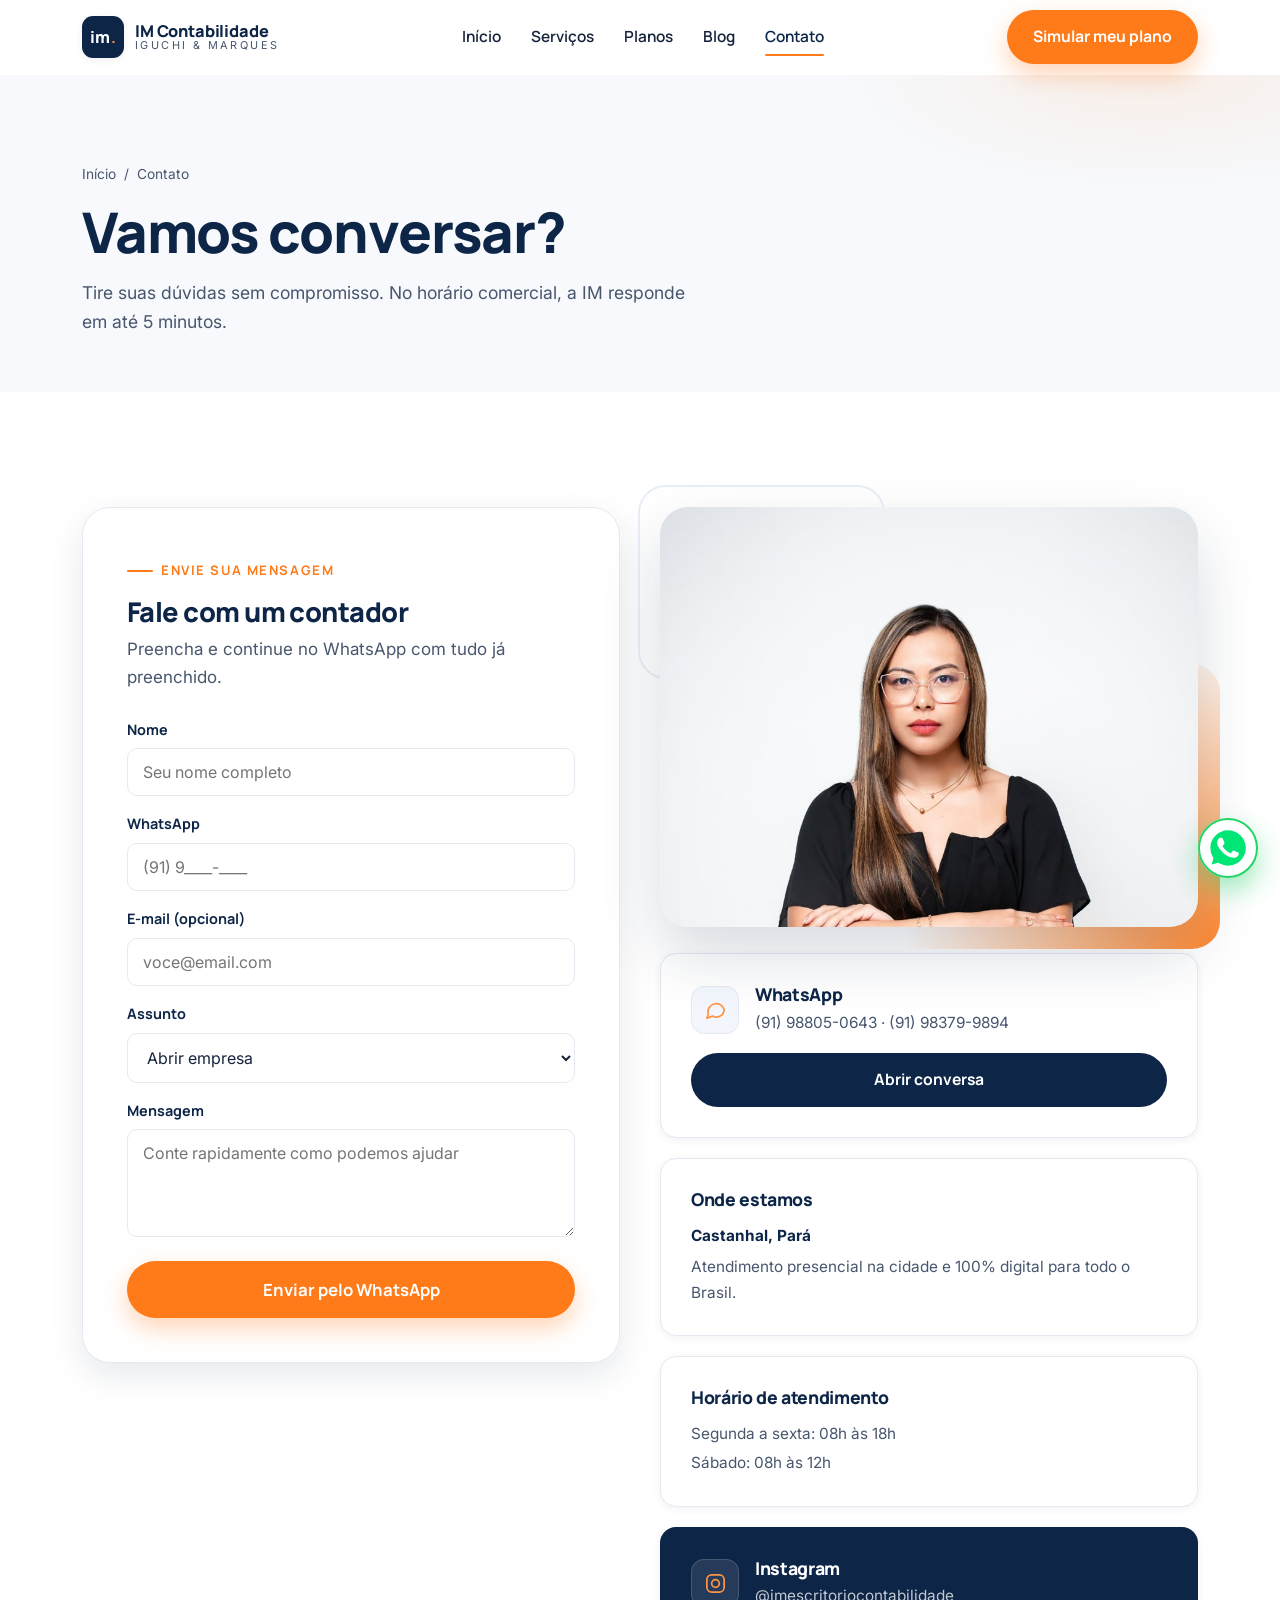
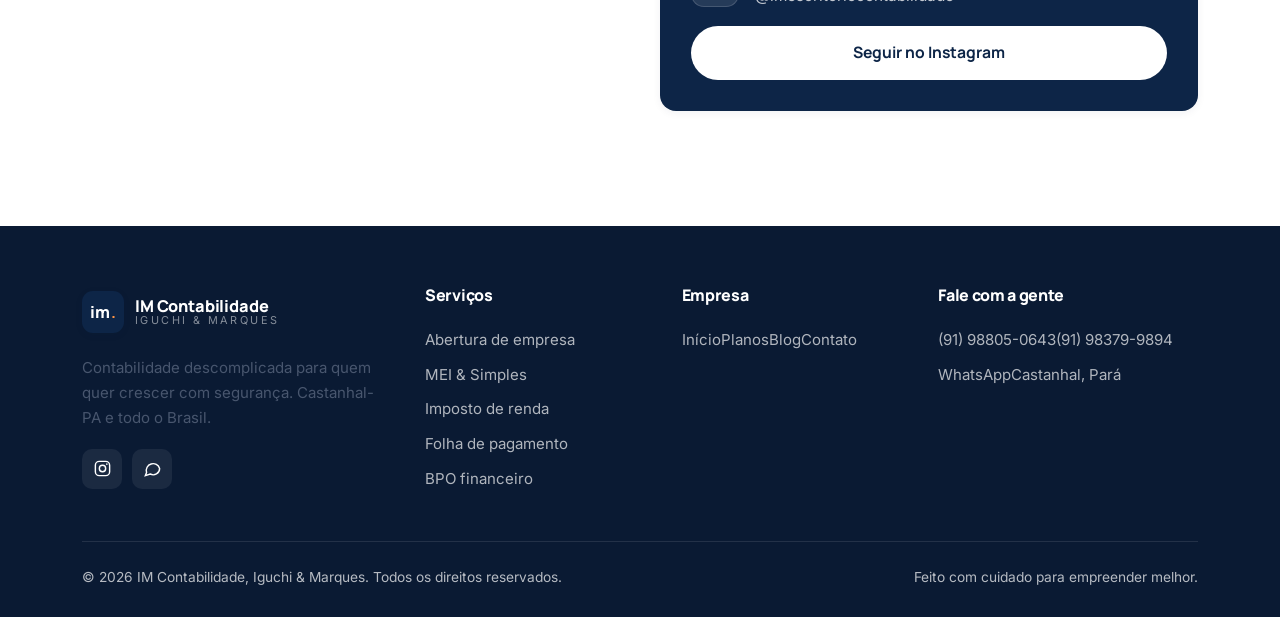
<file: contato.html>
<!DOCTYPE html>
<html lang="pt-BR">
<head>
  <meta charset="UTF-8" />
  <meta name="viewport" content="width=device-width, initial-scale=1.0" />
  <title>Contato | IM Contabilidade (Iguchi &amp; Marques)</title>
  <meta name="description" content="Fale com a IM Contabilidade em Castanhal-PA. Atendimento em até 5 minutos pelo WhatsApp. Tire suas dúvidas sem compromisso." />
  <link rel="preconnect" href="https://fonts.googleapis.com" />
  <link rel="preconnect" href="https://fonts.gstatic.com" crossorigin />
  <link href="https://fonts.googleapis.com/css2?family=Manrope:wght@600;700;800&family=Inter:wght@400;500;600&display=swap" rel="stylesheet" />
  <link rel="icon" type="image/jpeg" href="assets/logo.jpeg" />
  <link rel="stylesheet" href="css/style.css" />
</head>
<body>

  <header class="header">
    <div class="container nav">
      <a href="index.html" class="logo" aria-label="IM Contabilidade">
        <span class="logo-mark"><span>im<b>.</b></span></span>
        <span class="logo-text"><strong>IM Contabilidade</strong><small>Iguchi &amp; Marques</small></span>
      </a>
      <nav class="nav-links">
        <a href="index.html">Início</a><a href="servicos.html">Serviços</a><a href="planos.html">Planos</a><a href="blog.html">Blog</a><a href="contato.html" class="active">Contato</a>
      </nav>
      <div class="nav-actions"><a href="planos.html" class="btn btn-primary">Simular meu plano</a></div>
      <button class="nav-toggle" aria-label="Menu"><span></span><span></span><span></span></button>
    </div>
    <div class="nav-mobile">
      <a href="index.html">Início</a><a href="servicos.html">Serviços</a><a href="planos.html">Planos</a><a href="blog.html">Blog</a><a href="contato.html">Contato</a>
      <a href="planos.html" class="btn btn-primary btn-block">Simular meu plano</a>
    </div>
  </header>

  <main>
    <section class="page-hero">
      <div class="container">
        <div class="crumbs reveal"><a href="index.html">Início</a> / <span>Contato</span></div>
        <h1 class="reveal d1">Vamos conversar?</h1>
        <p class="reveal d2">Tire suas dúvidas sem compromisso. No horário comercial, a IM responde em até 5 minutos.</p>
      </div>
    </section>

    <section class="section">
      <div class="container">
        <div class="grid grid-2" style="gap:40px;align-items:start">

          <!-- Formulário -->
          <div class="reveal">
            <div class="simulator" style="padding:clamp(28px,4vw,44px)">
              <span class="eyebrow">Envie sua mensagem</span>
              <h2 style="margin-bottom:8px;font-size:1.7rem">Fale com um contador</h2>
              <p style="margin-bottom:26px">Preencha e continue no WhatsApp com tudo já preenchido.</p>
              <form id="contatoForm">
                <div class="field"><label>Nome</label><input name="nome" required placeholder="Seu nome completo" /></div>
                <div class="field"><label>WhatsApp</label><input name="telefone" required placeholder="(91) 9____-____" /></div>
                <div class="field"><label>E-mail (opcional)</label><input name="email" type="email" placeholder="voce@email.com" /></div>
                <div class="field"><label>Assunto</label>
                  <select name="assunto">
                    <option>Abrir empresa</option>
                    <option>Trocar de contador</option>
                    <option>MEI / Simples Nacional</option>
                    <option>Imposto de renda</option>
                    <option>Folha de pagamento</option>
                    <option>BPO financeiro</option>
                    <option>Outro assunto</option>
                  </select>
                </div>
                <div class="field"><label>Mensagem</label><textarea name="mensagem" rows="4" placeholder="Conte rapidamente como podemos ajudar"></textarea></div>
                <button type="submit" class="btn btn-primary btn-block btn-lg">Enviar pelo WhatsApp</button>
              </form>
            </div>
          </div>

          <!-- Info -->
          <div class="reveal d1">
            <div class="photo-frame contato-photo" style="margin-bottom:26px">
              <img src="assets/socia-oculos.jpeg" alt="Sayuri Iguchi, contadora da IM Contabilidade" width="520" height="600" />
            </div>
            <div class="card" style="margin-bottom:20px">
              <div class="feat" style="align-items:center">
                <div class="feat-ic" style="background:var(--navy-050);border-color:var(--line)"><svg viewBox="0 0 24 24" fill="none" stroke="var(--brand)" stroke-width="1.8" stroke-linecap="round" stroke-linejoin="round"><path d="M3 21l1.5-4A8 8 0 1121 12a8 8 0 01-12 6.9L3 21z"/></svg></div>
                <div><h3 style="font-size:1.1rem">WhatsApp</h3><p style="margin:0">(91) 98805-0643 · (91) 98379-9894</p></div>
              </div>
              <a data-wa="Olá! Vim pelo site da IM Contabilidade." class="btn btn-dark btn-block" style="margin-top:18px">Abrir conversa</a>
            </div>

            <div class="card" style="margin-bottom:20px">
              <h3 style="font-size:1.1rem;margin-bottom:14px">Onde estamos</h3>
              <p style="margin-bottom:6px"><strong style="color:var(--brand)">Castanhal, Pará</strong></p>
              <p style="margin:0">Atendimento presencial na cidade e 100% digital para todo o Brasil.</p>
            </div>

            <div class="card">
              <h3 style="font-size:1.1rem;margin-bottom:14px">Horário de atendimento</h3>
              <p style="margin:0 0 4px">Segunda a sexta: 08h às 18h</p>
              <p style="margin:0">Sábado: 08h às 12h</p>
            </div>

            <div class="card" style="margin-top:20px;background:var(--brand);color:#fff;border-color:transparent">
              <div class="feat" style="align-items:center">
                <div class="feat-ic" style="background:rgba(255,255,255,.1);border-color:rgba(255,255,255,.15)"><svg viewBox="0 0 24 24" fill="none" stroke="var(--orange-400)" stroke-width="1.8" stroke-linecap="round" stroke-linejoin="round"><rect x="3" y="3" width="18" height="18" rx="5"/><circle cx="12" cy="12" r="4"/></svg></div>
                <div><h3 style="font-size:1.1rem;color:#fff">Instagram</h3><p style="margin:0;color:rgba(255,255,255,.75)">@imescritoriocontabilidade</p></div>
              </div>
              <a href="https://instagram.com/imescritoriocontabilidade" target="_blank" rel="noopener" class="btn btn-white btn-block" style="margin-top:18px">Seguir no Instagram</a>
            </div>
          </div>

        </div>
      </div>
    </section>
  </main>

  <footer class="footer">
    <div class="container">
      <div class="footer-grid">
        <div>
          <a href="index.html" class="logo"><span class="logo-mark"><span>im<b>.</b></span></span><span class="logo-text"><strong>IM Contabilidade</strong><small>Iguchi &amp; Marques</small></span></a>
          <p class="footer-desc">Contabilidade descomplicada para quem quer crescer com segurança. Castanhal-PA e todo o Brasil.</p>
          <div class="footer-social">
            <a href="https://instagram.com/imescritoriocontabilidade" target="_blank" rel="noopener" aria-label="Instagram"><svg viewBox="0 0 24 24" fill="none" stroke-width="1.8"><rect x="3" y="3" width="18" height="18" rx="5"/><circle cx="12" cy="12" r="4"/><circle cx="17.5" cy="6.5" r="1" fill="#fff" stroke="none"/></svg></a>
            <a data-wa="Olá! Vim pelo site da IM Contabilidade." aria-label="WhatsApp"><svg viewBox="0 0 24 24" fill="none" stroke-width="1.8"><path d="M3 21l1.5-4A8 8 0 1121 12a8 8 0 01-12 6.9L3 21z"/></svg></a>
          </div>
        </div>
        <div><h4>Serviços</h4><a href="servicos.html">Abertura de empresa</a><a href="servicos.html">MEI &amp; Simples</a><a href="servicos.html">Imposto de renda</a><a href="servicos.html">Folha de pagamento</a><a href="servicos.html">BPO financeiro</a></div>
        <div><h4>Empresa</h4><a href="index.html">Início</a><a href="planos.html">Planos</a><a href="blog.html">Blog</a><a href="contato.html">Contato</a></div>
        <div><h4>Fale com a gente</h4><a href="tel:+5591988050643">(91) 98805-0643</a><a href="tel:+5591983799894">(91) 98379-9894</a><a data-wa="Olá! Vim pelo site da IM Contabilidade.">WhatsApp</a><a href="#">Castanhal, Pará</a></div>
      </div>
      <div class="footer-bottom">
        <span>© <span data-year>2026</span> IM Contabilidade, Iguchi &amp; Marques. Todos os direitos reservados.</span>
        <span>Feito com cuidado para empreender melhor.</span>
      </div>
    </div>
  </footer>

  <a class="wa-float" data-wa="Olá! Vim pelo site da IM Contabilidade e gostaria de atendimento." aria-label="Falar no WhatsApp">
    <img src="assets/whatsapp.svg" alt="Falar no WhatsApp" />
  </a>

  <script src="js/main.js"></script>
  <script>
    /* Form de contato -> WhatsApp com tudo preenchido */
    document.getElementById("contatoForm").addEventListener("submit", function (e) {
      e.preventDefault();
      const f = e.target;
      const msg =
        `Olá, IM Contabilidade! Vim pelo site.\n\n` +
        `*Nome:* ${f.nome.value.trim()}\n` +
        `*Telefone:* ${f.telefone.value.trim()}\n` +
        (f.email.value.trim() ? `*E-mail:* ${f.email.value.trim()}\n` : "") +
        `*Assunto:* ${f.assunto.value}\n` +
        (f.mensagem.value.trim() ? `*Mensagem:* ${f.mensagem.value.trim()}` : "");
      window.open(waLink(msg), "_blank", "noopener");
    });
  </script>
</body>
</html>
</file>
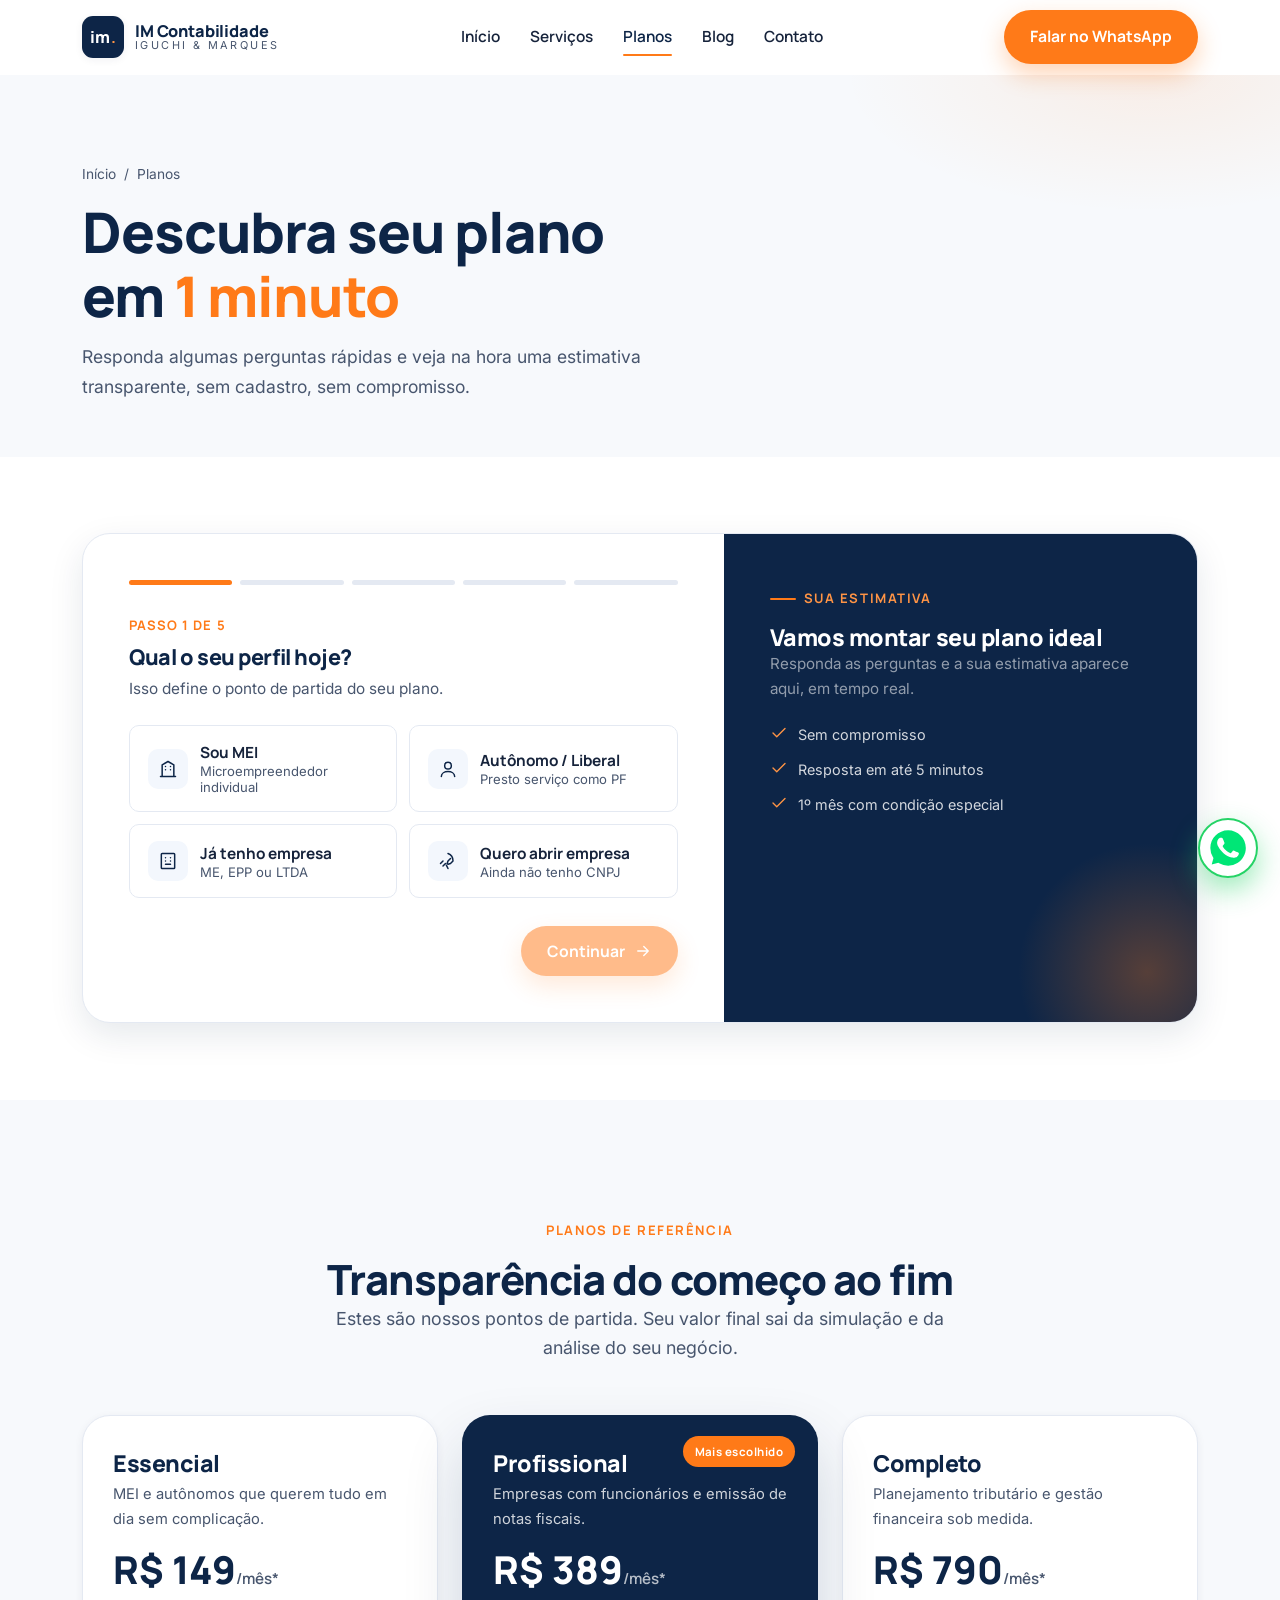
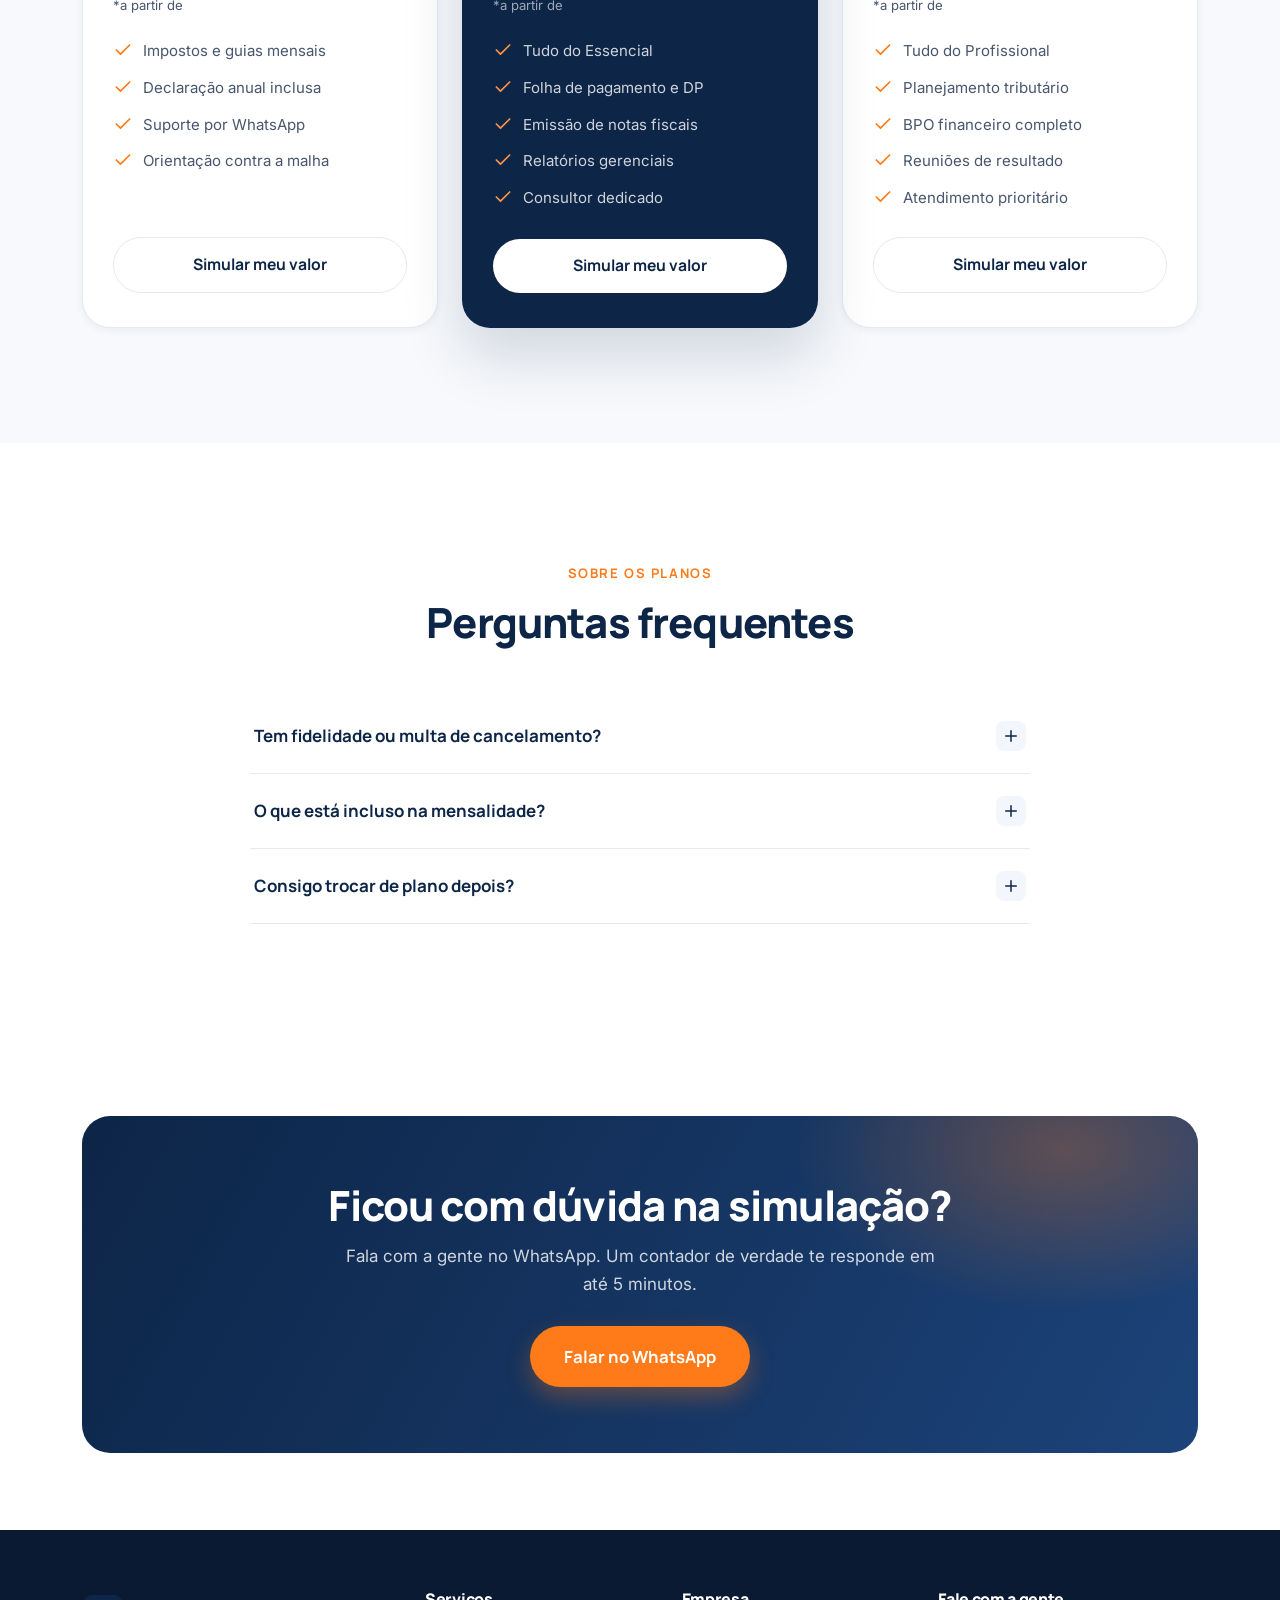
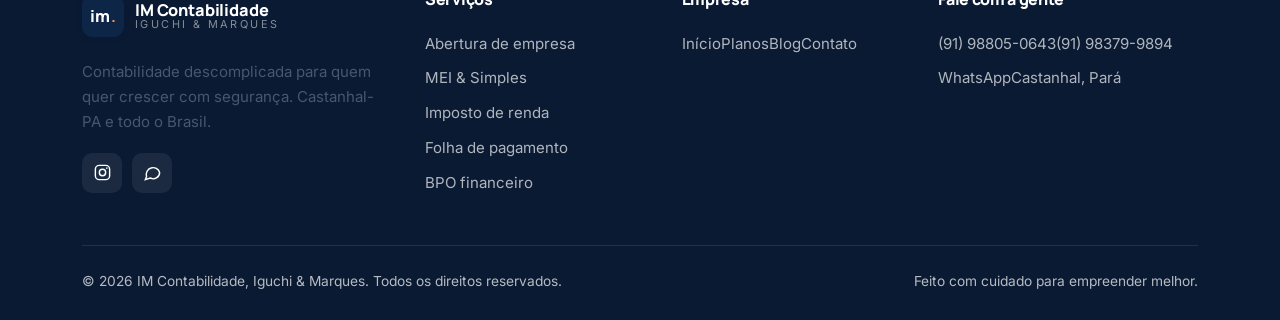
<file: planos.html>
<!DOCTYPE html>
<html lang="pt-BR">
<head>
  <meta charset="UTF-8" />
  <meta name="viewport" content="width=device-width, initial-scale=1.0" />
  <title>Planos e Simulador | IM Contabilidade</title>
  <meta name="description" content="Simule em 1 minuto quanto custa a sua contabilidade com a IM. Planos transparentes para MEI, empresas e quem quer abrir CNPJ. Castanhal-PA." />
  <link rel="preconnect" href="https://fonts.googleapis.com" />
  <link rel="preconnect" href="https://fonts.gstatic.com" crossorigin />
  <link href="https://fonts.googleapis.com/css2?family=Manrope:wght@600;700;800&family=Inter:wght@400;500;600&display=swap" rel="stylesheet" />
  <link rel="icon" type="image/jpeg" href="assets/logo.jpeg" />
  <link rel="stylesheet" href="css/style.css" />
</head>
<body>

  <header class="header">
    <div class="container nav">
      <a href="index.html" class="logo" aria-label="IM Contabilidade">
        <span class="logo-mark"><span>im<b>.</b></span></span>
        <span class="logo-text"><strong>IM Contabilidade</strong><small>Iguchi &amp; Marques</small></span>
      </a>
      <nav class="nav-links">
        <a href="index.html">Início</a>
        <a href="servicos.html">Serviços</a>
        <a href="planos.html" class="active">Planos</a>
        <a href="blog.html">Blog</a>
        <a href="contato.html">Contato</a>
      </nav>
      <div class="nav-actions">
        <a data-wa="Olá! Vim pelo site da IM Contabilidade e quero falar com um contador." class="btn btn-primary">Falar no WhatsApp</a>
      </div>
      <button class="nav-toggle" aria-label="Menu"><span></span><span></span><span></span></button>
    </div>
    <div class="nav-mobile">
      <a href="index.html">Início</a>
      <a href="servicos.html">Serviços</a>
      <a href="planos.html">Planos</a>
      <a href="blog.html">Blog</a>
      <a href="contato.html">Contato</a>
      <a data-wa="Olá! Vim pelo site da IM Contabilidade." class="btn btn-primary btn-block">Falar no WhatsApp</a>
    </div>
  </header>

  <main>
    <section class="page-hero">
      <div class="container">
        <div class="crumbs reveal"><a href="index.html">Início</a> / <span>Planos</span></div>
        <h1 class="reveal d1">Descubra seu plano em <span style="color:var(--accent)">1 minuto</span></h1>
        <p class="reveal d2">Responda algumas perguntas rápidas e veja na hora uma estimativa transparente, sem cadastro, sem compromisso.</p>
      </div>
    </section>

    <!-- ============ SIMULADOR ============ -->
    <section class="section--tight">
      <div class="container">
        <div id="simApp" class="reveal">
          <div class="simulator">
            <div class="sim-grid">
              <div class="sim-form"><!-- renderizado pelo simulador.js --></div>
              <div class="sim-side">
                <div class="sim-side-inner"><!-- resultado ao vivo --></div>
              </div>
            </div>
          </div>
        </div>
      </div>
    </section>

    <!-- ============ COMPARATIVO ============ -->
    <section class="section" style="background:var(--paper)">
      <div class="container">
        <div class="section-head center reveal">
          <span class="eyebrow">Planos de referência</span>
          <h2>Transparência do começo ao fim</h2>
          <p class="lead">Estes são nossos pontos de partida. Seu valor final sai da simulação e da análise do seu negócio.</p>
        </div>
        <div class="plans">
          <div class="plan reveal">
            <h3>Essencial</h3>
            <p class="desc">MEI e autônomos que querem tudo em dia sem complicação.</p>
            <div class="price">R$ 149<small>/mês*</small></div>
            <p class="price-note">*a partir de</p>
            <ul>
              <li><svg viewBox="0 0 24 24" fill="none" stroke-width="2" stroke-linecap="round" stroke-linejoin="round"><path d="M20 6L9 17l-5-5"/></svg> Impostos e guias mensais</li>
              <li><svg viewBox="0 0 24 24" fill="none" stroke-width="2" stroke-linecap="round" stroke-linejoin="round"><path d="M20 6L9 17l-5-5"/></svg> Declaração anual inclusa</li>
              <li><svg viewBox="0 0 24 24" fill="none" stroke-width="2" stroke-linecap="round" stroke-linejoin="round"><path d="M20 6L9 17l-5-5"/></svg> Suporte por WhatsApp</li>
              <li><svg viewBox="0 0 24 24" fill="none" stroke-width="2" stroke-linecap="round" stroke-linejoin="round"><path d="M20 6L9 17l-5-5"/></svg> Orientação contra a malha</li>
            </ul>
            <a href="#simApp" class="btn btn-ghost btn-block">Simular meu valor</a>
          </div>

          <div class="plan featured reveal d1">
            <span class="plan-tag">Mais escolhido</span>
            <h3>Profissional</h3>
            <p class="desc">Empresas com funcionários e emissão de notas fiscais.</p>
            <div class="price">R$ 389<small>/mês*</small></div>
            <p class="price-note">*a partir de</p>
            <ul>
              <li><svg viewBox="0 0 24 24" fill="none" stroke-width="2" stroke-linecap="round" stroke-linejoin="round"><path d="M20 6L9 17l-5-5"/></svg> Tudo do Essencial</li>
              <li><svg viewBox="0 0 24 24" fill="none" stroke-width="2" stroke-linecap="round" stroke-linejoin="round"><path d="M20 6L9 17l-5-5"/></svg> Folha de pagamento e DP</li>
              <li><svg viewBox="0 0 24 24" fill="none" stroke-width="2" stroke-linecap="round" stroke-linejoin="round"><path d="M20 6L9 17l-5-5"/></svg> Emissão de notas fiscais</li>
              <li><svg viewBox="0 0 24 24" fill="none" stroke-width="2" stroke-linecap="round" stroke-linejoin="round"><path d="M20 6L9 17l-5-5"/></svg> Relatórios gerenciais</li>
              <li><svg viewBox="0 0 24 24" fill="none" stroke-width="2" stroke-linecap="round" stroke-linejoin="round"><path d="M20 6L9 17l-5-5"/></svg> Consultor dedicado</li>
            </ul>
            <a href="#simApp" class="btn btn-white btn-block">Simular meu valor</a>
          </div>

          <div class="plan reveal d2">
            <h3>Completo</h3>
            <p class="desc">Planejamento tributário e gestão financeira sob medida.</p>
            <div class="price">R$ 790<small>/mês*</small></div>
            <p class="price-note">*a partir de</p>
            <ul>
              <li><svg viewBox="0 0 24 24" fill="none" stroke-width="2" stroke-linecap="round" stroke-linejoin="round"><path d="M20 6L9 17l-5-5"/></svg> Tudo do Profissional</li>
              <li><svg viewBox="0 0 24 24" fill="none" stroke-width="2" stroke-linecap="round" stroke-linejoin="round"><path d="M20 6L9 17l-5-5"/></svg> Planejamento tributário</li>
              <li><svg viewBox="0 0 24 24" fill="none" stroke-width="2" stroke-linecap="round" stroke-linejoin="round"><path d="M20 6L9 17l-5-5"/></svg> BPO financeiro completo</li>
              <li><svg viewBox="0 0 24 24" fill="none" stroke-width="2" stroke-linecap="round" stroke-linejoin="round"><path d="M20 6L9 17l-5-5"/></svg> Reuniões de resultado</li>
              <li><svg viewBox="0 0 24 24" fill="none" stroke-width="2" stroke-linecap="round" stroke-linejoin="round"><path d="M20 6L9 17l-5-5"/></svg> Atendimento prioritário</li>
            </ul>
            <a href="#simApp" class="btn btn-ghost btn-block">Simular meu valor</a>
          </div>
        </div>
      </div>
    </section>

    <!-- ============ FAQ ============ -->
    <section class="section">
      <div class="container">
        <div class="section-head center reveal">
          <span class="eyebrow">Sobre os planos</span>
          <h2>Perguntas frequentes</h2>
        </div>
        <div class="faq reveal">
          <div class="faq-item"><button class="faq-q">Tem fidelidade ou multa de cancelamento? <span class="ic"><svg viewBox="0 0 24 24" fill="none" stroke-width="2" stroke-linecap="round" stroke-linejoin="round"><path d="M12 5v14M5 12h14"/></svg></span></button><div class="faq-a"><p>Trabalhamos com relação de confiança. Os detalhes de contrato são combinados de forma transparente na proposta, sem pegadinhas.</p></div></div>
          <div class="faq-item"><button class="faq-q">O que está incluso na mensalidade? <span class="ic"><svg viewBox="0 0 24 24" fill="none" stroke-width="2" stroke-linecap="round" stroke-linejoin="round"><path d="M12 5v14M5 12h14"/></svg></span></button><div class="faq-a"><p>Depende do plano, mas sempre inclui a contabilidade obrigatória, apuração de impostos e suporte. Serviços pontuais (como certificado digital) podem ser contratados à parte.</p></div></div>
          <div class="faq-item"><button class="faq-q">Consigo trocar de plano depois? <span class="ic"><svg viewBox="0 0 24 24" fill="none" stroke-width="2" stroke-linecap="round" stroke-linejoin="round"><path d="M12 5v14M5 12h14"/></svg></span></button><div class="faq-a"><p>Com certeza. Conforme sua empresa cresce, ajustamos o plano para acompanhar o novo momento, sem burocracia.</p></div></div>
        </div>
      </div>
    </section>

    <section class="section--tight">
      <div class="container">
        <div class="cta-band reveal">
          <h2>Ficou com dúvida na simulação?</h2>
          <p>Fala com a gente no WhatsApp. Um contador de verdade te responde em até 5 minutos.</p>
          <div class="cta-actions">
            <a data-wa="Olá! Fiz a simulação no site e queria tirar uma dúvida." class="btn btn-primary btn-lg">Falar no WhatsApp</a>
          </div>
        </div>
      </div>
    </section>
  </main>

  <footer class="footer">
    <div class="container">
      <div class="footer-grid">
        <div>
          <a href="index.html" class="logo">
            <span class="logo-mark"><span>im<b>.</b></span></span>
            <span class="logo-text"><strong>IM Contabilidade</strong><small>Iguchi &amp; Marques</small></span>
          </a>
          <p class="footer-desc">Contabilidade descomplicada para quem quer crescer com segurança. Castanhal-PA e todo o Brasil.</p>
          <div class="footer-social">
            <a href="https://instagram.com/imescritoriocontabilidade" target="_blank" rel="noopener" aria-label="Instagram"><svg viewBox="0 0 24 24" fill="none" stroke-width="1.8"><rect x="3" y="3" width="18" height="18" rx="5"/><circle cx="12" cy="12" r="4"/><circle cx="17.5" cy="6.5" r="1" fill="#fff" stroke="none"/></svg></a>
            <a data-wa="Olá! Vim pelo site da IM Contabilidade." aria-label="WhatsApp"><svg viewBox="0 0 24 24" fill="none" stroke-width="1.8"><path d="M3 21l1.5-4A8 8 0 1121 12a8 8 0 01-12 6.9L3 21z"/></svg></a>
          </div>
        </div>
        <div><h4>Serviços</h4><a href="servicos.html">Abertura de empresa</a><a href="servicos.html">MEI &amp; Simples</a><a href="servicos.html">Imposto de renda</a><a href="servicos.html">Folha de pagamento</a><a href="servicos.html">BPO financeiro</a></div>
        <div><h4>Empresa</h4><a href="index.html">Início</a><a href="planos.html">Planos</a><a href="blog.html">Blog</a><a href="contato.html">Contato</a></div>
        <div><h4>Fale com a gente</h4><a href="tel:+5591988050643">(91) 98805-0643</a><a href="tel:+5591983799894">(91) 98379-9894</a><a data-wa="Olá! Vim pelo site da IM Contabilidade.">WhatsApp</a><a href="#">Castanhal, Pará</a></div>
      </div>
      <div class="footer-bottom">
        <span>© <span data-year>2026</span> IM Contabilidade, Iguchi &amp; Marques. Todos os direitos reservados.</span>
        <span>Feito com cuidado para empreender melhor.</span>
      </div>
    </div>
  </footer>

  <a class="wa-float" data-wa="Olá! Vim pelo site da IM Contabilidade e gostaria de atendimento." aria-label="Falar no WhatsApp">
    <img src="assets/whatsapp.svg" alt="Falar no WhatsApp" />
  </a>

  <script src="js/main.js"></script>
  <script src="js/simulador.js"></script>
</body>
</html>
</file>
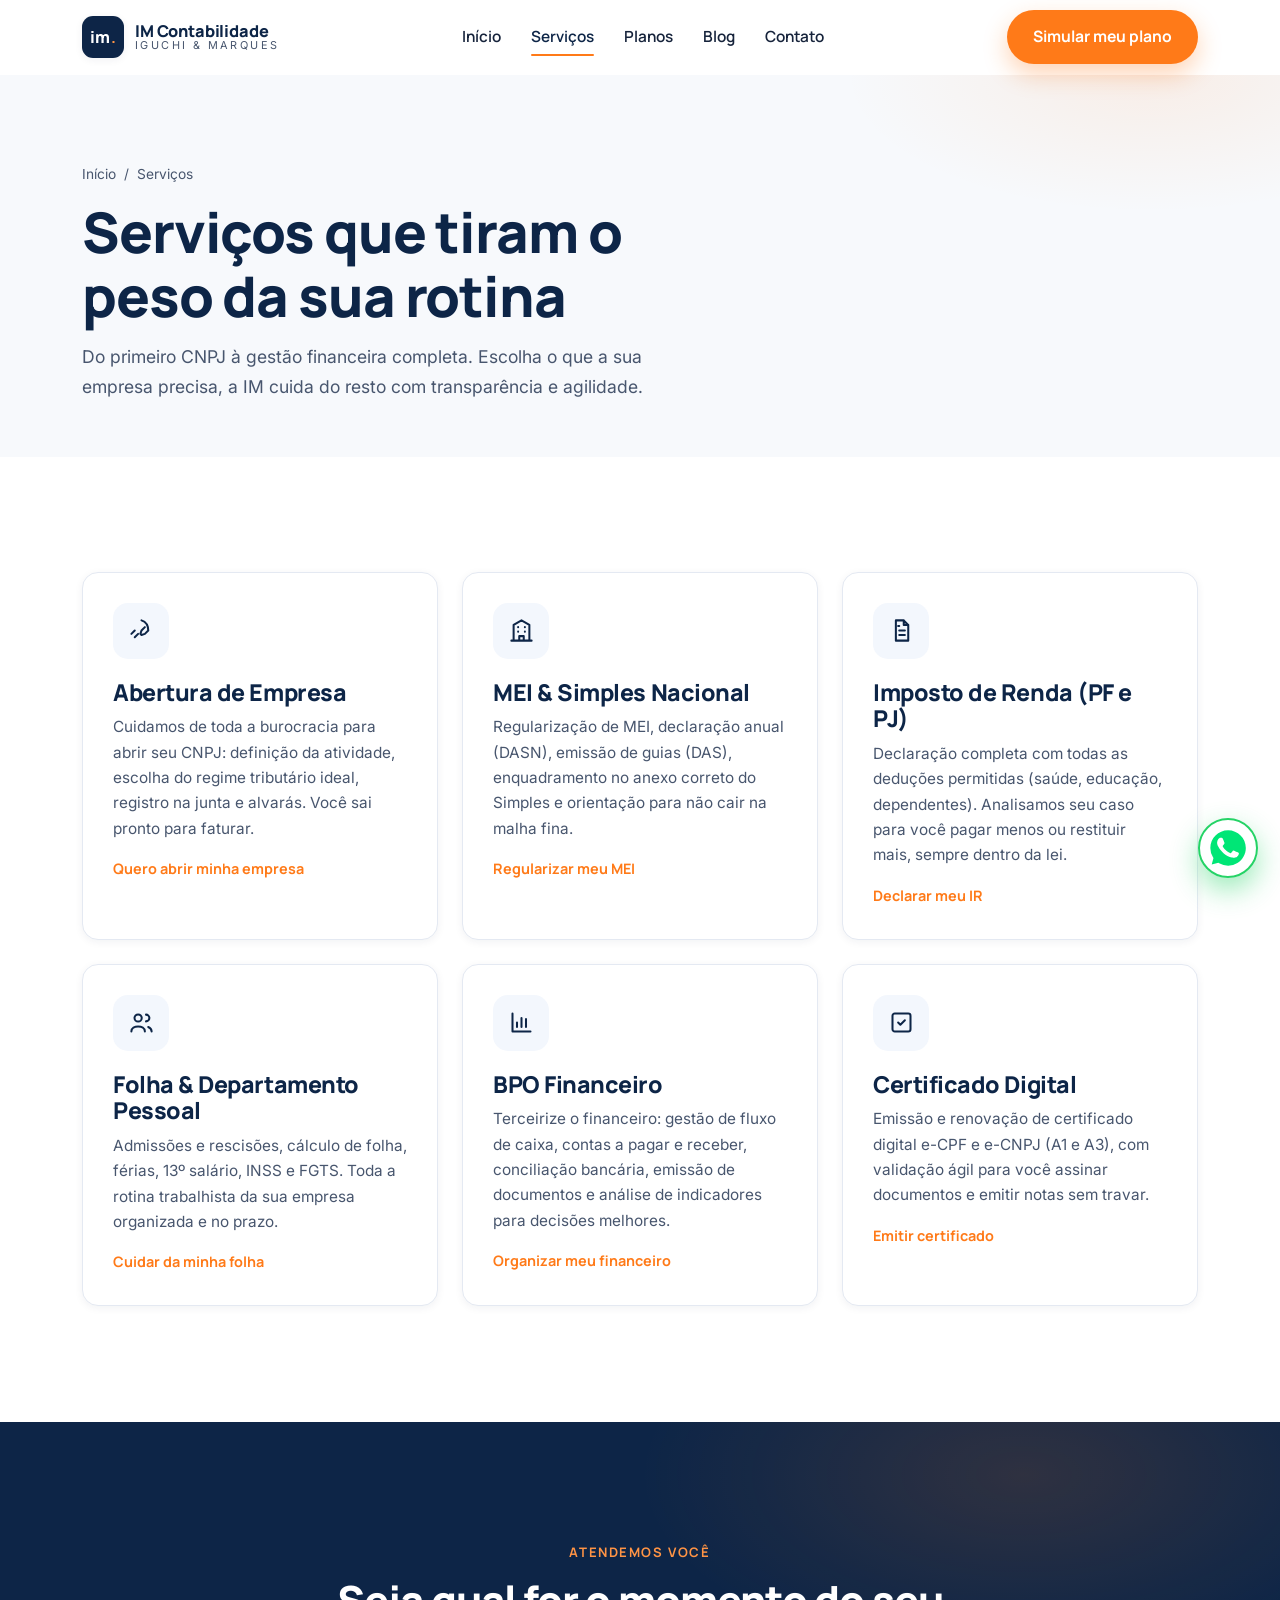
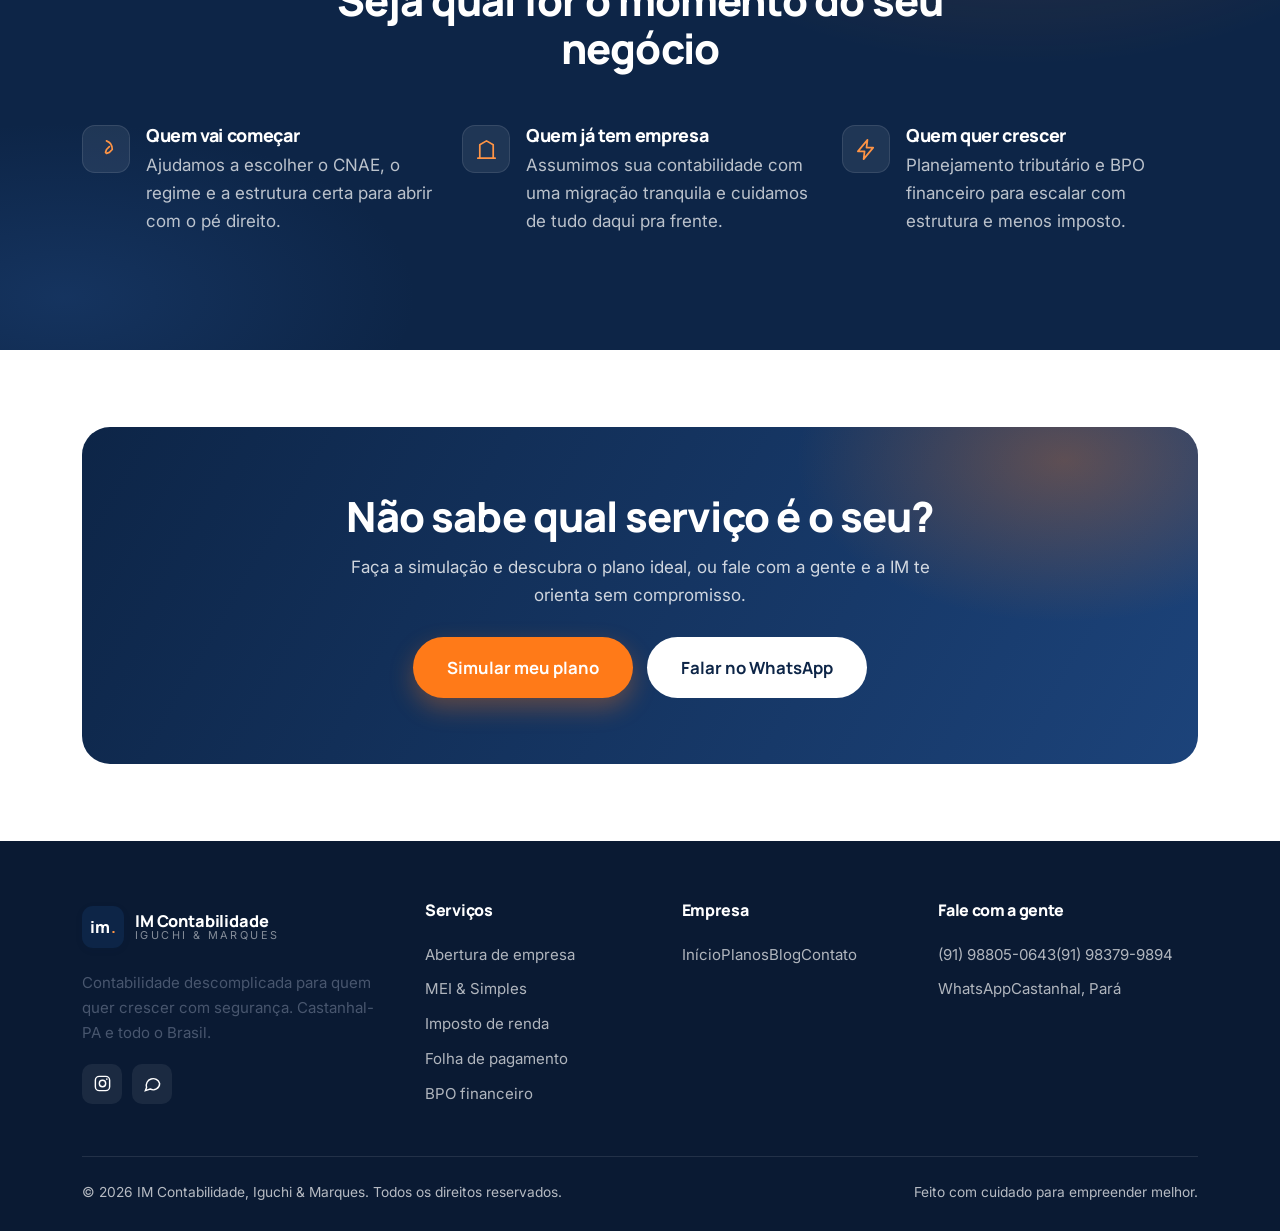
<file: servicos.html>
<!DOCTYPE html>
<html lang="pt-BR">
<head>
  <meta charset="UTF-8" />
  <meta name="viewport" content="width=device-width, initial-scale=1.0" />
  <title>Serviços | IM Contabilidade (Iguchi &amp; Marques)</title>
  <meta name="description" content="Abertura de empresa, MEI, imposto de renda, folha de pagamento, BPO financeiro e certificado digital. Conheça todos os serviços da IM Contabilidade." />
  <link rel="preconnect" href="https://fonts.googleapis.com" />
  <link rel="preconnect" href="https://fonts.gstatic.com" crossorigin />
  <link href="https://fonts.googleapis.com/css2?family=Manrope:wght@600;700;800&family=Inter:wght@400;500;600&display=swap" rel="stylesheet" />
  <link rel="icon" type="image/jpeg" href="assets/logo.jpeg" />
  <link rel="stylesheet" href="css/style.css" />
</head>
<body>

  <header class="header">
    <div class="container nav">
      <a href="index.html" class="logo" aria-label="IM Contabilidade">
        <span class="logo-mark"><span>im<b>.</b></span></span>
        <span class="logo-text"><strong>IM Contabilidade</strong><small>Iguchi &amp; Marques</small></span>
      </a>
      <nav class="nav-links">
        <a href="index.html">Início</a>
        <a href="servicos.html" class="active">Serviços</a>
        <a href="planos.html">Planos</a>
        <a href="blog.html">Blog</a>
        <a href="contato.html">Contato</a>
      </nav>
      <div class="nav-actions"><a href="planos.html" class="btn btn-primary">Simular meu plano</a></div>
      <button class="nav-toggle" aria-label="Menu"><span></span><span></span><span></span></button>
    </div>
    <div class="nav-mobile">
      <a href="index.html">Início</a><a href="servicos.html">Serviços</a><a href="planos.html">Planos</a><a href="blog.html">Blog</a><a href="contato.html">Contato</a>
      <a href="planos.html" class="btn btn-primary btn-block">Simular meu plano</a>
    </div>
  </header>

  <main>
    <section class="page-hero">
      <div class="container">
        <div class="crumbs reveal"><a href="index.html">Início</a> / <span>Serviços</span></div>
        <h1 class="reveal d1">Serviços que tiram o peso da sua rotina</h1>
        <p class="reveal d2">Do primeiro CNPJ à gestão financeira completa. Escolha o que a sua empresa precisa, a IM cuida do resto com transparência e agilidade.</p>
      </div>
    </section>

    <section class="section">
      <div class="container">
        <div class="grid grid-3">
          <article class="card reveal">
            <div class="card-ic"><svg viewBox="0 0 24 24" fill="none" stroke-width="1.8" stroke-linecap="round" stroke-linejoin="round"><path d="M12 3c3 1 6 4 6 9l-3 3-3 1-1-1 1-3 3-3M9 15l-3 3M6 12l-3 3"/></svg></div>
            <h3>Abertura de Empresa</h3>
            <p>Cuidamos de toda a burocracia para abrir seu CNPJ: definição da atividade, escolha do regime tributário ideal, registro na junta e alvarás. Você sai pronto para faturar.</p>
            <a class="card-link" data-wa="Olá! Quero abrir minha empresa com a IM Contabilidade.">Quero abrir minha empresa <svg viewBox="0 0 24 24" fill="none" stroke-width="2" stroke-linecap="round" stroke-linejoin="round"><path d="M5 12h14M13 6l6 6-6 6"/></svg></a>
          </article>

          <article class="card reveal d1">
            <div class="card-ic"><svg viewBox="0 0 24 24" fill="none" stroke-width="1.8" stroke-linecap="round" stroke-linejoin="round"><path d="M3 21h18M5 21V7l7-4 7 4v14M9 9h.01M15 9h.01M9 13h.01M15 13h.01M10 21v-4h4v4"/></svg></div>
            <h3>MEI &amp; Simples Nacional</h3>
            <p>Regularização de MEI, declaração anual (DASN), emissão de guias (DAS), enquadramento no anexo correto do Simples e orientação para não cair na malha fina.</p>
            <a class="card-link" data-wa="Olá! Preciso de ajuda com meu MEI / Simples Nacional.">Regularizar meu MEI <svg viewBox="0 0 24 24" fill="none" stroke-width="2" stroke-linecap="round" stroke-linejoin="round"><path d="M5 12h14M13 6l6 6-6 6"/></svg></a>
          </article>

          <article class="card reveal d2">
            <div class="card-ic"><svg viewBox="0 0 24 24" fill="none" stroke-width="1.8" stroke-linecap="round" stroke-linejoin="round"><path d="M7 3h7l4 4v14H7zM14 3v4h4M10 12h5M10 16h5M9 8h1"/></svg></div>
            <h3>Imposto de Renda (PF e PJ)</h3>
            <p>Declaração completa com todas as deduções permitidas (saúde, educação, dependentes). Analisamos seu caso para você pagar menos ou restituir mais, sempre dentro da lei.</p>
            <a class="card-link" data-wa="Olá! Quero fazer minha declaração de Imposto de Renda com a IM.">Declarar meu IR <svg viewBox="0 0 24 24" fill="none" stroke-width="2" stroke-linecap="round" stroke-linejoin="round"><path d="M5 12h14M13 6l6 6-6 6"/></svg></a>
          </article>

          <article class="card reveal">
            <div class="card-ic"><svg viewBox="0 0 24 24" fill="none" stroke-width="1.8" stroke-linecap="round" stroke-linejoin="round"><circle cx="9" cy="8" r="3.2"/><path d="M3 20c0-3 3-4.5 6-4.5s6 1.5 6 4.5M16 5a3 3 0 010 6M21 20c0-2-1-3.2-3-4"/></svg></div>
            <h3>Folha &amp; Departamento Pessoal</h3>
            <p>Admissões e rescisões, cálculo de folha, férias, 13º salário, INSS e FGTS. Toda a rotina trabalhista da sua empresa organizada e no prazo.</p>
            <a class="card-link" data-wa="Olá! Preciso de folha de pagamento e departamento pessoal.">Cuidar da minha folha <svg viewBox="0 0 24 24" fill="none" stroke-width="2" stroke-linecap="round" stroke-linejoin="round"><path d="M5 12h14M13 6l6 6-6 6"/></svg></a>
          </article>

          <article class="card reveal d1">
            <div class="card-ic"><svg viewBox="0 0 24 24" fill="none" stroke-width="1.8" stroke-linecap="round" stroke-linejoin="round"><path d="M4 20V4M4 20h16M8 16v-4M12 16V8M16 16v-7"/></svg></div>
            <h3>BPO Financeiro</h3>
            <p>Terceirize o financeiro: gestão de fluxo de caixa, contas a pagar e receber, conciliação bancária, emissão de documentos e análise de indicadores para decisões melhores.</p>
            <a class="card-link" data-wa="Olá! Tenho interesse no BPO Financeiro da IM.">Organizar meu financeiro <svg viewBox="0 0 24 24" fill="none" stroke-width="2" stroke-linecap="round" stroke-linejoin="round"><path d="M5 12h14M13 6l6 6-6 6"/></svg></a>
          </article>

          <article class="card reveal d2">
            <div class="card-ic"><svg viewBox="0 0 24 24" fill="none" stroke-width="1.8" stroke-linecap="round" stroke-linejoin="round"><rect x="4" y="4" width="16" height="16" rx="2"/><path d="M9 12l2 2 4-4"/></svg></div>
            <h3>Certificado Digital</h3>
            <p>Emissão e renovação de certificado digital e-CPF e e-CNPJ (A1 e A3), com validação ágil para você assinar documentos e emitir notas sem travar.</p>
            <a class="card-link" data-wa="Olá! Quero emitir ou renovar meu certificado digital.">Emitir certificado <svg viewBox="0 0 24 24" fill="none" stroke-width="2" stroke-linecap="round" stroke-linejoin="round"><path d="M5 12h14M13 6l6 6-6 6"/></svg></a>
          </article>
        </div>
      </div>
    </section>

    <!-- Para quem é -->
    <section class="section dark">
      <div class="container">
        <div class="section-head center reveal">
          <span class="eyebrow">Atendemos você</span>
          <h2>Seja qual for o momento do seu negócio</h2>
        </div>
        <div class="grid grid-3">
          <div class="feat reveal"><div class="feat-ic"><svg viewBox="0 0 24 24" fill="none" stroke-width="1.8" stroke-linecap="round" stroke-linejoin="round"><path d="M12 3c3 1 6 4 6 9l-3 3-3 1-1-1 1-3 3-3"/></svg></div><div><h3>Quem vai começar</h3><p>Ajudamos a escolher o CNAE, o regime e a estrutura certa para abrir com o pé direito.</p></div></div>
          <div class="feat reveal d1"><div class="feat-ic"><svg viewBox="0 0 24 24" fill="none" stroke-width="1.8" stroke-linecap="round" stroke-linejoin="round"><path d="M3 21h18M5 21V7l7-4 7 4v14"/></svg></div><div><h3>Quem já tem empresa</h3><p>Assumimos sua contabilidade com uma migração tranquila e cuidamos de tudo daqui pra frente.</p></div></div>
          <div class="feat reveal d2"><div class="feat-ic"><svg viewBox="0 0 24 24" fill="none" stroke-width="1.8" stroke-linecap="round" stroke-linejoin="round"><path d="M13 2L3 14h7l-1 8 10-12h-7z"/></svg></div><div><h3>Quem quer crescer</h3><p>Planejamento tributário e BPO financeiro para escalar com estrutura e menos imposto.</p></div></div>
        </div>
      </div>
    </section>

    <section class="section--tight">
      <div class="container">
        <div class="cta-band reveal">
          <h2>Não sabe qual serviço é o seu?</h2>
          <p>Faça a simulação e descubra o plano ideal, ou fale com a gente e a IM te orienta sem compromisso.</p>
          <div class="cta-actions">
            <a href="planos.html" class="btn btn-primary btn-lg">Simular meu plano</a>
            <a data-wa="Olá! Não sei qual serviço preciso, podem me orientar?" class="btn btn-white btn-lg">Falar no WhatsApp</a>
          </div>
        </div>
      </div>
    </section>
  </main>

  <footer class="footer">
    <div class="container">
      <div class="footer-grid">
        <div>
          <a href="index.html" class="logo"><span class="logo-mark"><span>im<b>.</b></span></span><span class="logo-text"><strong>IM Contabilidade</strong><small>Iguchi &amp; Marques</small></span></a>
          <p class="footer-desc">Contabilidade descomplicada para quem quer crescer com segurança. Castanhal-PA e todo o Brasil.</p>
          <div class="footer-social">
            <a href="https://instagram.com/imescritoriocontabilidade" target="_blank" rel="noopener" aria-label="Instagram"><svg viewBox="0 0 24 24" fill="none" stroke-width="1.8"><rect x="3" y="3" width="18" height="18" rx="5"/><circle cx="12" cy="12" r="4"/><circle cx="17.5" cy="6.5" r="1" fill="#fff" stroke="none"/></svg></a>
            <a data-wa="Olá! Vim pelo site da IM Contabilidade." aria-label="WhatsApp"><svg viewBox="0 0 24 24" fill="none" stroke-width="1.8"><path d="M3 21l1.5-4A8 8 0 1121 12a8 8 0 01-12 6.9L3 21z"/></svg></a>
          </div>
        </div>
        <div><h4>Serviços</h4><a href="servicos.html">Abertura de empresa</a><a href="servicos.html">MEI &amp; Simples</a><a href="servicos.html">Imposto de renda</a><a href="servicos.html">Folha de pagamento</a><a href="servicos.html">BPO financeiro</a></div>
        <div><h4>Empresa</h4><a href="index.html">Início</a><a href="planos.html">Planos</a><a href="blog.html">Blog</a><a href="contato.html">Contato</a></div>
        <div><h4>Fale com a gente</h4><a href="tel:+5591988050643">(91) 98805-0643</a><a href="tel:+5591983799894">(91) 98379-9894</a><a data-wa="Olá! Vim pelo site da IM Contabilidade.">WhatsApp</a><a href="#">Castanhal, Pará</a></div>
      </div>
      <div class="footer-bottom">
        <span>© <span data-year>2026</span> IM Contabilidade, Iguchi &amp; Marques. Todos os direitos reservados.</span>
        <span>Feito com cuidado para empreender melhor.</span>
      </div>
    </div>
  </footer>

  <a class="wa-float" data-wa="Olá! Vim pelo site da IM Contabilidade e gostaria de atendimento." aria-label="Falar no WhatsApp">
    <img src="assets/whatsapp.svg" alt="Falar no WhatsApp" />
  </a>

  <script src="js/main.js"></script>
</body>
</html>
</file>
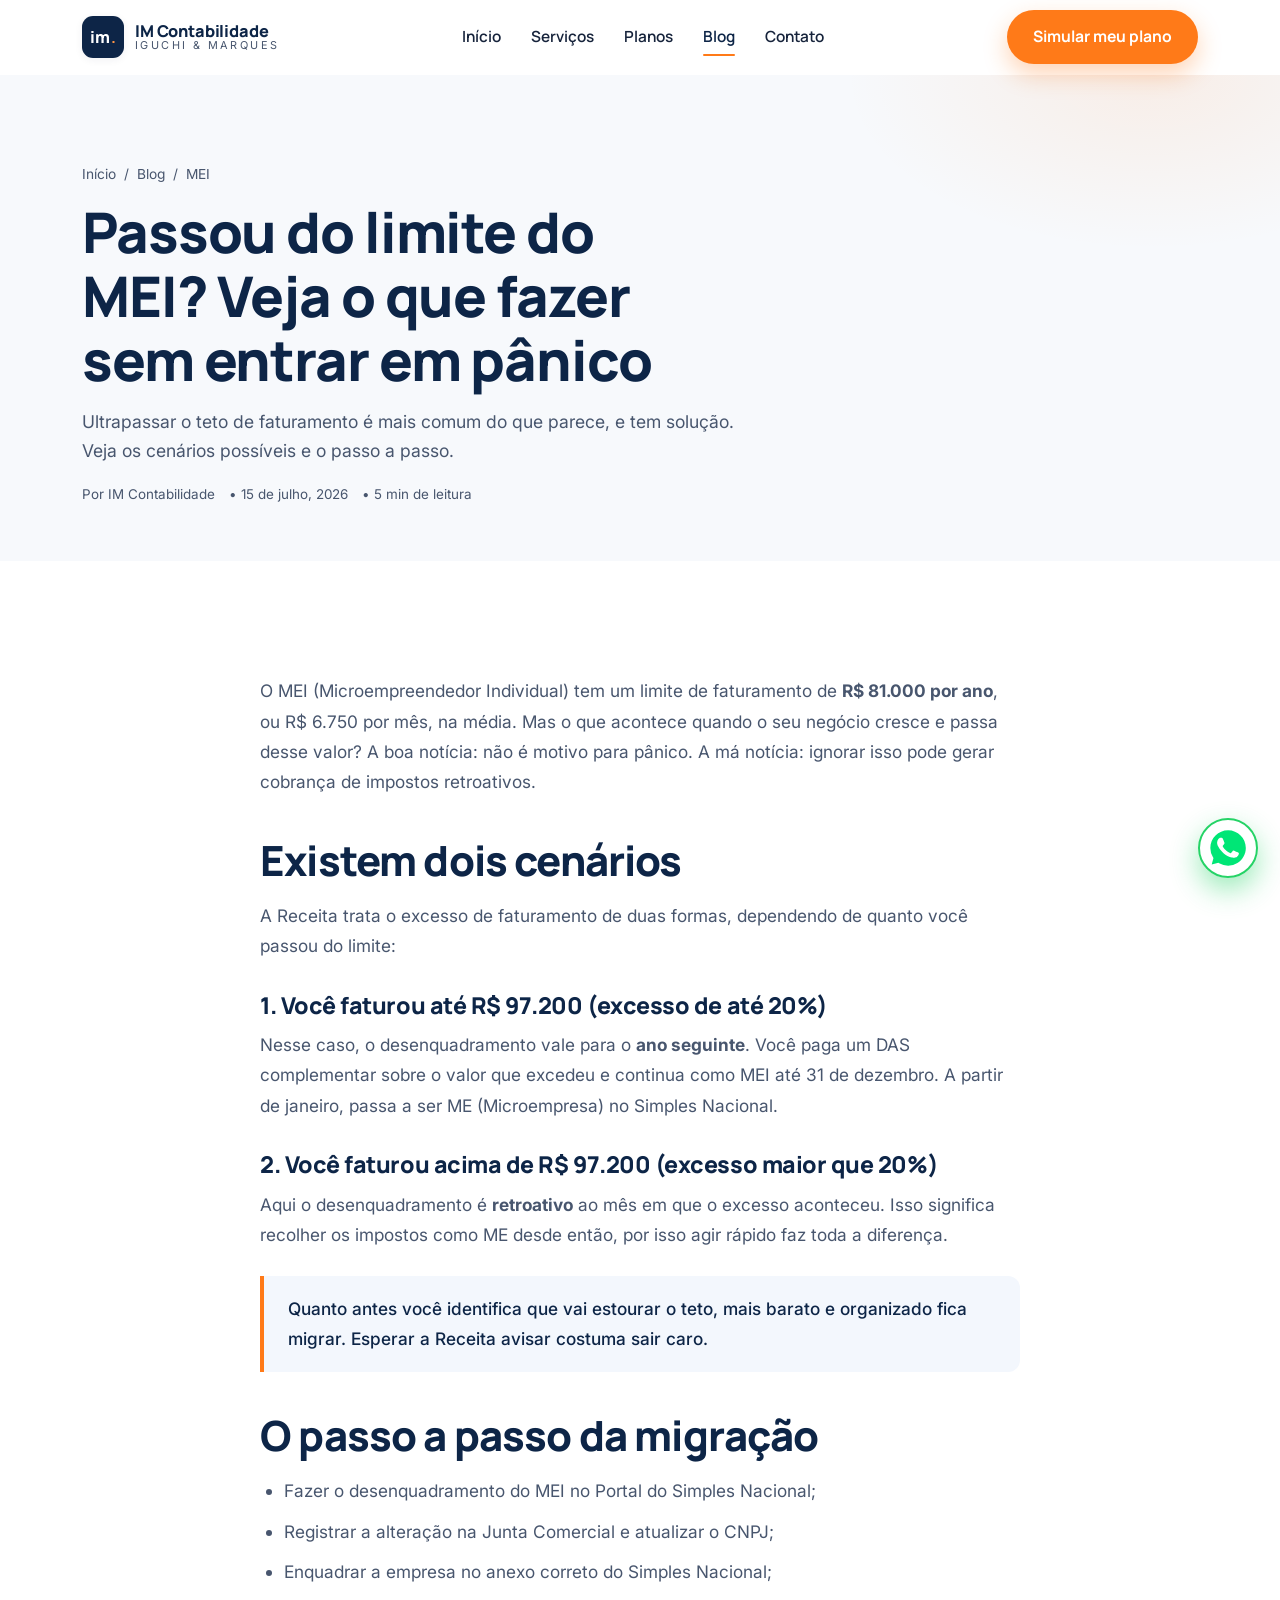
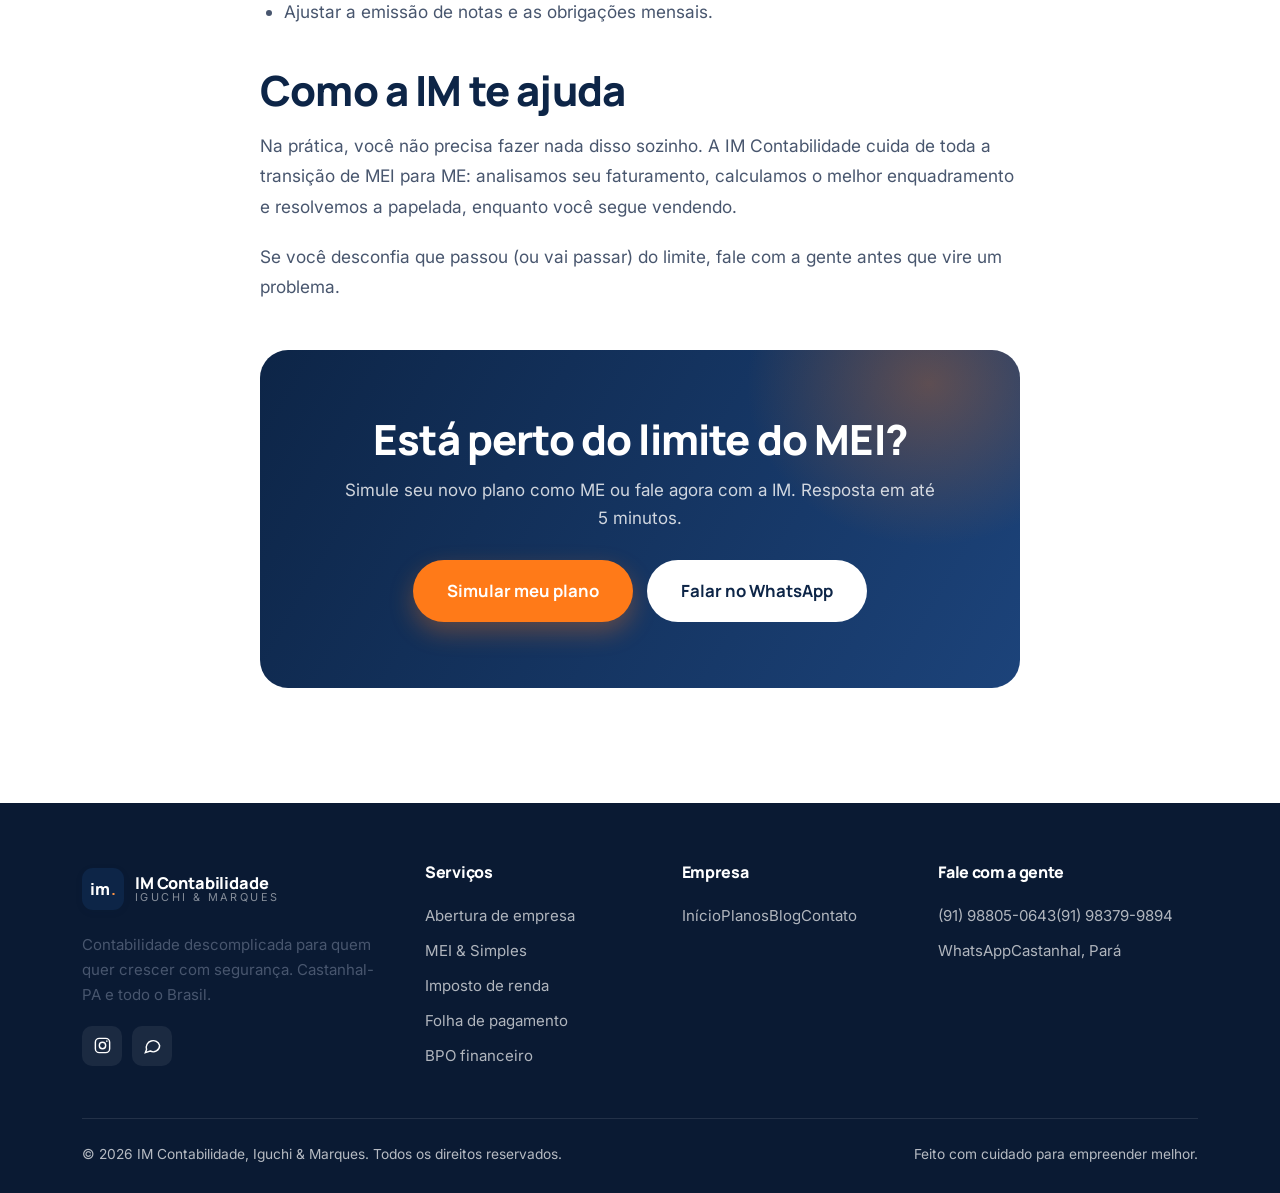
<file: blog/mei-limite-faturamento.html>
<!DOCTYPE html>
<html lang="pt-BR">
<head>
  <meta charset="UTF-8" />
  <meta name="viewport" content="width=device-width, initial-scale=1.0" />
  <title>Passou do limite do MEI? Veja o que fazer | IM Contabilidade</title>
  <meta name="description" content="Faturou mais que R$ 81 mil como MEI? Entenda o que acontece, os prazos e como migrar para ME sem sustos. Guia da IM Contabilidade." />
  <link rel="preconnect" href="https://fonts.googleapis.com" />
  <link rel="preconnect" href="https://fonts.gstatic.com" crossorigin />
  <link href="https://fonts.googleapis.com/css2?family=Manrope:wght@600;700;800&family=Inter:wght@400;500;600&display=swap" rel="stylesheet" />
  <link rel="icon" type="image/jpeg" href="../assets/logo.jpeg" />
  <link rel="stylesheet" href="../css/style.css" />
</head>
<body>

  <header class="header">
    <div class="container nav">
      <a href="../index.html" class="logo" aria-label="IM Contabilidade">
        <span class="logo-mark"><span>im<b>.</b></span></span>
        <span class="logo-text"><strong>IM Contabilidade</strong><small>Iguchi &amp; Marques</small></span>
      </a>
      <nav class="nav-links">
        <a href="../index.html">Início</a><a href="../servicos.html">Serviços</a><a href="../planos.html">Planos</a><a href="../blog.html" class="active">Blog</a><a href="../contato.html">Contato</a>
      </nav>
      <div class="nav-actions"><a href="../planos.html" class="btn btn-primary">Simular meu plano</a></div>
      <button class="nav-toggle" aria-label="Menu"><span></span><span></span><span></span></button>
    </div>
    <div class="nav-mobile">
      <a href="../index.html">Início</a><a href="../servicos.html">Serviços</a><a href="../planos.html">Planos</a><a href="../blog.html">Blog</a><a href="../contato.html">Contato</a>
      <a href="../planos.html" class="btn btn-primary btn-block">Simular meu plano</a>
    </div>
  </header>

  <main>
    <section class="page-hero">
      <div class="container">
        <div class="crumbs reveal"><a href="../index.html">Início</a> / <a href="../blog.html">Blog</a> / <span>MEI</span></div>
        <h1 class="reveal d1">Passou do limite do MEI? Veja o que fazer sem entrar em pânico</h1>
        <p class="reveal d2" style="max-width:60ch">Ultrapassar o teto de faturamento é mais comum do que parece, e tem solução. Veja os cenários possíveis e o passo a passo.</p>
        <div class="post-meta reveal d3" style="margin-top:18px"><span>Por IM Contabilidade</span><span>• 15 de julho, 2026</span><span>• 5 min de leitura</span></div>
      </div>
    </section>

    <section class="section">
      <div class="container">
        <article class="article reveal">
          <p>O MEI (Microempreendedor Individual) tem um limite de faturamento de <strong>R$ 81.000 por ano</strong>, ou R$ 6.750 por mês, na média. Mas o que acontece quando o seu negócio cresce e passa desse valor? A boa notícia: não é motivo para pânico. A má notícia: ignorar isso pode gerar cobrança de impostos retroativos.</p>

          <h2>Existem dois cenários</h2>
          <p>A Receita trata o excesso de faturamento de duas formas, dependendo de quanto você passou do limite:</p>

          <h3>1. Você faturou até R$ 97.200 (excesso de até 20%)</h3>
          <p>Nesse caso, o desenquadramento vale para o <strong>ano seguinte</strong>. Você paga um DAS complementar sobre o valor que excedeu e continua como MEI até 31 de dezembro. A partir de janeiro, passa a ser ME (Microempresa) no Simples Nacional.</p>

          <h3>2. Você faturou acima de R$ 97.200 (excesso maior que 20%)</h3>
          <p>Aqui o desenquadramento é <strong>retroativo</strong> ao mês em que o excesso aconteceu. Isso significa recolher os impostos como ME desde então, por isso agir rápido faz toda a diferença.</p>

          <blockquote>
            <p>Quanto antes você identifica que vai estourar o teto, mais barato e organizado fica migrar. Esperar a Receita avisar costuma sair caro.</p>
          </blockquote>

          <h2>O passo a passo da migração</h2>
          <ul>
            <li>Fazer o desenquadramento do MEI no Portal do Simples Nacional;</li>
            <li>Registrar a alteração na Junta Comercial e atualizar o CNPJ;</li>
            <li>Enquadrar a empresa no anexo correto do Simples Nacional;</li>
            <li>Ajustar a emissão de notas e as obrigações mensais.</li>
          </ul>

          <h2>Como a IM te ajuda</h2>
          <p>Na prática, você não precisa fazer nada disso sozinho. A IM Contabilidade cuida de toda a transição de MEI para ME: analisamos seu faturamento, calculamos o melhor enquadramento e resolvemos a papelada, enquanto você segue vendendo.</p>
          <p>Se você desconfia que passou (ou vai passar) do limite, fale com a gente antes que vire um problema.</p>
        </article>

        <div class="cta-band reveal" style="max-width:760px;margin:48px auto 0">
          <h2>Está perto do limite do MEI?</h2>
          <p>Simule seu novo plano como ME ou fale agora com a IM. Resposta em até 5 minutos.</p>
          <div class="cta-actions">
            <a href="../planos.html" class="btn btn-primary btn-lg">Simular meu plano</a>
            <a data-wa="Olá! Acho que passei do limite do MEI e preciso de ajuda." class="btn btn-white btn-lg">Falar no WhatsApp</a>
          </div>
        </div>
      </div>
    </section>
  </main>

  <footer class="footer">
    <div class="container">
      <div class="footer-grid">
        <div>
          <a href="../index.html" class="logo"><span class="logo-mark"><span>im<b>.</b></span></span><span class="logo-text"><strong>IM Contabilidade</strong><small>Iguchi &amp; Marques</small></span></a>
          <p class="footer-desc">Contabilidade descomplicada para quem quer crescer com segurança. Castanhal-PA e todo o Brasil.</p>
          <div class="footer-social">
            <a href="https://instagram.com/imescritoriocontabilidade" target="_blank" rel="noopener" aria-label="Instagram"><svg viewBox="0 0 24 24" fill="none" stroke-width="1.8"><rect x="3" y="3" width="18" height="18" rx="5"/><circle cx="12" cy="12" r="4"/><circle cx="17.5" cy="6.5" r="1" fill="#fff" stroke="none"/></svg></a>
            <a data-wa="Olá! Vim pelo site da IM Contabilidade." aria-label="WhatsApp"><svg viewBox="0 0 24 24" fill="none" stroke-width="1.8"><path d="M3 21l1.5-4A8 8 0 1121 12a8 8 0 01-12 6.9L3 21z"/></svg></a>
          </div>
        </div>
        <div><h4>Serviços</h4><a href="../servicos.html">Abertura de empresa</a><a href="../servicos.html">MEI &amp; Simples</a><a href="../servicos.html">Imposto de renda</a><a href="../servicos.html">Folha de pagamento</a><a href="../servicos.html">BPO financeiro</a></div>
        <div><h4>Empresa</h4><a href="../index.html">Início</a><a href="../planos.html">Planos</a><a href="../blog.html">Blog</a><a href="../contato.html">Contato</a></div>
        <div><h4>Fale com a gente</h4><a href="tel:+5591988050643">(91) 98805-0643</a><a href="tel:+5591983799894">(91) 98379-9894</a><a data-wa="Olá! Vim pelo site da IM Contabilidade.">WhatsApp</a><a href="#">Castanhal, Pará</a></div>
      </div>
      <div class="footer-bottom">
        <span>© <span data-year>2026</span> IM Contabilidade, Iguchi &amp; Marques. Todos os direitos reservados.</span>
        <span>Feito com cuidado para empreender melhor.</span>
      </div>
    </div>
  </footer>

  <a class="wa-float" data-wa="Olá! Vim pelo site da IM Contabilidade e gostaria de atendimento." aria-label="Falar no WhatsApp">
    <img src="../assets/whatsapp.svg" alt="Falar no WhatsApp" />
  </a>

  <script src="../js/main.js"></script>
</body>
</html>
</file>
<file: css/style.css>
/* =========================================================
   IM Contabilidade, Design System
   Branco (base) · Navy (marca) · Laranja (acento)
   ========================================================= */

/* ---------- Tokens ---------- */
:root {
  /* Cores de marca */
  --navy-900: #0a1a33;
  --navy-800: #0d2547;
  --navy-700: #123059;
  --navy-600: #1c437a;
  --navy-500: #2a5a9e;
  --navy-100: #e8eef7;
  --navy-050: #f3f7fd;

  --orange-600: #e8620a;
  --orange-500: #ff7a18;
  --orange-400: #ff9445;
  --orange-100: #ffe8d6;

  /* Neutros */
  --white: #ffffff;
  --paper: #f7f9fc;
  --ink: #16233b;
  --ink-soft: #48566e;
  --line: #e4e9f2;

  /* Semânticos */
  --bg: var(--white);
  --text: var(--ink);
  --muted: var(--ink-soft);
  --brand: var(--navy-800);
  --accent: var(--orange-500);

  /* Tipografia */
  --font-head: "Manrope", "Segoe UI", system-ui, -apple-system, sans-serif;
  --font-body: "Inter", "Segoe UI", system-ui, -apple-system, sans-serif;

  /* Layout */
  --maxw: 1160px;
  --radius: 16px;
  --radius-sm: 10px;
  --radius-lg: 28px;

  /* Sombra */
  --shadow-sm: 0 2px 8px rgba(13, 37, 71, 0.06);
  --shadow: 0 12px 34px rgba(13, 37, 71, 0.10);
  --shadow-lg: 0 28px 60px rgba(13, 37, 71, 0.16);

  --ease: cubic-bezier(0.22, 1, 0.36, 1);
}

/* ---------- Reset ---------- */
*, *::before, *::after { box-sizing: border-box; }
* { margin: 0; }
html { scroll-behavior: smooth; -webkit-text-size-adjust: 100%; }
body {
  font-family: var(--font-body);
  color: var(--text);
  background: var(--bg);
  line-height: 1.65;
  font-size: 17px;
  -webkit-font-smoothing: antialiased;
  overflow-x: hidden;
}
img { max-width: 100%; display: block; }
a { color: inherit; text-decoration: none; }
button { font-family: inherit; cursor: pointer; border: none; background: none; }
ul { list-style: none; padding: 0; }

/* ---------- Tipografia ---------- */
h1, h2, h3, h4 { font-family: var(--font-head); line-height: 1.15; color: var(--brand); font-weight: 800; letter-spacing: -0.02em; }
h1 { font-size: clamp(2.1rem, 5vw, 3.5rem); }
h2 { font-size: clamp(1.7rem, 3.6vw, 2.6rem); }
h3 { font-size: clamp(1.2rem, 2vw, 1.45rem); }
p { color: var(--muted); }

/* ---------- Utilitários ---------- */
.container { width: 100%; max-width: var(--maxw); margin-inline: auto; padding-inline: 22px; }
.section { padding-block: clamp(64px, 9vw, 118px); }
.section--tight { padding-block: clamp(48px, 6vw, 80px); }
.center { text-align: center; }
.eyebrow {
  display: inline-flex; align-items: center; gap: 8px;
  font-family: var(--font-head); font-weight: 700; font-size: .82rem;
  letter-spacing: .12em; text-transform: uppercase; color: var(--accent);
  margin-bottom: 14px;
}
.eyebrow::before { content: ""; width: 26px; height: 2px; background: var(--accent); border-radius: 2px; }
.center .eyebrow::before { display: none; }
.lead { font-size: 1.12rem; color: var(--muted); max-width: 60ch; }
.center .lead { margin-inline: auto; }
.section-head { max-width: 640px; margin-bottom: 52px; }
.center.section-head { margin-inline: auto; }

/* ---------- Botões ---------- */
.btn {
  display: inline-flex; align-items: center; justify-content: center; gap: 9px;
  font-family: var(--font-head); font-weight: 700; font-size: .98rem;
  padding: 14px 26px; border-radius: 999px;
  transition: transform .25s var(--ease), box-shadow .25s var(--ease), background .25s;
  white-space: nowrap;
}
.btn svg { width: 18px; height: 18px; }
.btn-primary { background: var(--accent); color: #fff; box-shadow: 0 10px 24px rgba(255, 122, 24, .32); }
.btn-primary:hover { background: var(--orange-600); transform: translateY(-3px); box-shadow: 0 16px 30px rgba(255, 122, 24, .4); }
.btn-dark { background: var(--brand); color: #fff; }
.btn-dark:hover { background: var(--navy-900); transform: translateY(-3px); box-shadow: var(--shadow); }
.btn-ghost { background: transparent; color: var(--brand); border: 1.5px solid var(--line); }
.btn-ghost:hover { border-color: var(--brand); transform: translateY(-3px); }
.btn-white { background: #fff; color: var(--brand); }
.btn-white:hover { transform: translateY(-3px); box-shadow: var(--shadow-lg); }
.btn-lg { padding: 17px 34px; font-size: 1.05rem; }
.btn-block { width: 100%; }

/* ---------- Header / Nav ---------- */
.header {
  position: sticky; top: 0; z-index: 100;
  background: rgba(255, 255, 255, .82);
  backdrop-filter: saturate(180%) blur(14px);
  border-bottom: 1px solid transparent;
  transition: border-color .3s, box-shadow .3s;
}
.header.is-scrolled { border-color: var(--line); box-shadow: var(--shadow-sm); }
.nav { display: flex; align-items: center; justify-content: space-between; height: 74px; }
.nav-links { display: flex; align-items: center; gap: 30px; }
.nav-links a { font-family: var(--font-head); font-weight: 600; font-size: .96rem; color: var(--ink); position: relative; padding: 4px 0; }
.nav-links a::after {
  content: ""; position: absolute; left: 0; bottom: -2px; width: 0; height: 2px;
  background: var(--accent); border-radius: 2px; transition: width .3s var(--ease);
}
.nav-links a:hover::after, .nav-links a.active::after { width: 100%; }
.nav-links a.active { color: var(--brand); }
.nav-actions { display: flex; align-items: center; gap: 14px; }
.nav-toggle { display: none; width: 44px; height: 44px; border-radius: 12px; position: relative; }
.nav-toggle span { position: absolute; left: 11px; right: 11px; height: 2px; background: var(--brand); border-radius: 2px; transform-origin: center; transition: transform .35s var(--ease), opacity .18s var(--ease); }
.nav-toggle span:nth-child(1) { top: 15px; }
.nav-toggle span:nth-child(2) { top: 21px; }
.nav-toggle span:nth-child(3) { top: 27px; }
/* Move e gira numa transformacao so (translate + rotate) pra cruzar sincronizado */
body.nav-open .nav-toggle span:nth-child(1) { transform: translateY(6px) rotate(45deg); }
body.nav-open .nav-toggle span:nth-child(2) { opacity: 0; }
body.nav-open .nav-toggle span:nth-child(3) { transform: translateY(-6px) rotate(-45deg); }

/* Logo */
.logo { display: inline-flex; align-items: center; gap: 11px; }
.logo-mark { width: 42px; height: 42px; border-radius: 11px; background: var(--brand); display: grid; place-items: center; box-shadow: var(--shadow-sm); }
.logo-mark span { font-family: var(--font-head); font-weight: 800; color: #fff; font-size: 1.02rem; letter-spacing: .02em; }
.logo-mark span b { color: var(--orange-400); }
.logo-text { display: flex; flex-direction: column; line-height: 1.05; }
.logo-text strong { font-family: var(--font-head); font-weight: 800; color: var(--brand); font-size: 1.02rem; letter-spacing: -.01em; }
.logo-text small { font-size: .68rem; letter-spacing: .22em; text-transform: uppercase; color: var(--muted); }

/* ---------- Hero ---------- */
.hero { position: relative; padding-block: clamp(32px, 4vw, 56px); overflow: hidden; }
.hero::before {
  content: ""; position: absolute; inset: 0; z-index: -2;
  background:
    radial-gradient(60% 60% at 85% 12%, rgba(255, 122, 24, .10), transparent 60%),
    radial-gradient(50% 60% at 10% 20%, rgba(42, 90, 158, .10), transparent 60%),
    var(--paper);
}
.hero-grid { display: grid; grid-template-columns: 1.05fr .95fr; gap: 56px; align-items: center; }
.hero h1 { margin-bottom: 20px; }
.hero h1 .hl { color: var(--accent); }
.hero p { font-size: 1.16rem; max-width: 52ch; margin-bottom: 30px; }
.hero-cta { display: flex; flex-wrap: wrap; gap: 14px; margin-bottom: 30px; }
.hero-trust { display: flex; align-items: center; gap: 20px; flex-wrap: wrap; color: var(--muted); font-size: .92rem; }
.hero-trust b { color: var(--brand); }
.pill {
  display: inline-flex; align-items: center; gap: 8px; background: #fff;
  border: 1px solid var(--line); border-radius: 999px; padding: 7px 15px;
  font-family: var(--font-head); font-weight: 700; font-size: .82rem; color: var(--brand);
  box-shadow: var(--shadow-sm); margin-bottom: 20px;
}
.pill .dot { width: 8px; height: 8px; border-radius: 50%; background: #22c55e; box-shadow: 0 0 0 4px rgba(34,197,94,.18); animation: pulse 2s infinite; }
@keyframes pulse { 50% { box-shadow: 0 0 0 7px rgba(34,197,94,0); } }

/* Hero visual card */
.hero-card {
  position: relative; background: var(--brand); border-radius: var(--radius-lg);
  padding: 30px; color: #fff; box-shadow: var(--shadow-lg);
  overflow: hidden;
}
.hero-card::after { content: ""; position: absolute; width: 240px; height: 240px; right: -70px; top: -70px; background: radial-gradient(circle, rgba(255,122,24,.35), transparent 65%); }
.hero-card h4 { color: #fff; font-size: 1.05rem; margin-bottom: 4px; }
.hero-card .muted { color: rgba(255,255,255,.62); font-size: .88rem; }
.hero-card-head { display: flex; align-items: center; justify-content: space-between; margin-bottom: 22px; position: relative; }
.hero-card-tag { background: rgba(255,255,255,.12); padding: 6px 12px; border-radius: 999px; font-size: .74rem; font-weight: 700; font-family: var(--font-head); letter-spacing: .05em; }
.mini-row { display: flex; align-items: center; gap: 13px; padding: 13px 0; border-top: 1px solid rgba(255,255,255,.10); }
.mini-ic { width: 40px; height: 40px; border-radius: 11px; background: rgba(255,255,255,.10); display: grid; place-items: center; flex: none; }
.mini-ic svg { width: 20px; height: 20px; stroke: var(--orange-400); }
.mini-row .grow { flex: 1; }
.mini-row .grow b { display: block; font-family: var(--font-head); font-size: .96rem; }
.mini-row .grow small { color: rgba(255,255,255,.6); font-size: .8rem; }
.mini-row .val { font-family: var(--font-head); font-weight: 800; color: var(--orange-400); }
.hero-float {
  position: absolute; background: #fff; color: var(--brand); border-radius: 14px;
  padding: 12px 16px; box-shadow: var(--shadow-lg); display: flex; align-items: center; gap: 10px;
  font-family: var(--font-head); font-weight: 700; font-size: .86rem;
  animation: float 4s ease-in-out infinite;
}
.hero-float.f1 { left: -26px; bottom: 44px; }
.hero-float .badge { width: 34px; height: 34px; border-radius: 9px; background: var(--orange-100); color: var(--orange-600); display: grid; place-items: center; }
.hero-float small { display: block; font-weight: 500; color: var(--muted); font-size: .74rem; }
@keyframes float { 50% { transform: translateY(-11px); } }
.hero-float.f2 { right: -18px; top: 26px; }
.hero-float.f2 .badge { background: var(--navy-050); color: var(--brand); }
.hero-float.f2 .stars { color: var(--orange-500); font-size: .8rem; letter-spacing: 1px; }

/* ---------- Moldura de foto ---------- */
.photo-frame { position: relative; }
.photo-frame img { position: relative; z-index: 1; width: 100%; border-radius: var(--radius-lg); box-shadow: var(--shadow-lg); object-fit: cover; }
.photo-frame::after { content: ""; position: absolute; z-index: 0; right: -22px; bottom: -22px; width: 62%; height: 68%; background: radial-gradient(circle at bottom right, rgba(255,122,24,.9), transparent 72%); border-radius: var(--radius-lg); }
.photo-frame::before { content: ""; position: absolute; z-index: 0; left: -22px; top: -22px; width: 46%; height: 46%; border: 2px solid var(--navy-100); border-radius: var(--radius-lg); }
/* No hero, limita a altura da foto pra ela nao esticar a secao pra fora da tela */
.hero-photo img { max-height: 540px; object-position: center 18%; }
/* Foto do Contato: mesma ideia, nao deixar a Sayuri "inteira" ocupando tudo */
.contato-photo img { max-height: 420px; object-position: center 15%; }

/* ---------- Quem somos ---------- */
.about-grid { display: grid; grid-template-columns: .95fr 1.05fr; gap: 56px; align-items: center; }
.about-badges { display: flex; gap: 12px; flex-wrap: wrap; margin-top: 26px; }
.about-badge { display: inline-flex; align-items: center; gap: 9px; background: #fff; border: 1px solid var(--line); border-radius: 999px; padding: 10px 16px; font-family: var(--font-head); font-weight: 700; font-size: .88rem; color: var(--brand); box-shadow: var(--shadow-sm); }
.about-badge svg { width: 18px; height: 18px; stroke: var(--accent); }

/* ---------- Logos / marquee de confiança ---------- */
.trustbar { border-block: 1px solid var(--line); background: #fff; }
.trustbar .container { display: flex; align-items: center; justify-content: space-between; gap: 30px; flex-wrap: wrap; padding-block: 26px; }
.trustbar span { font-family: var(--font-head); font-weight: 700; color: var(--muted); font-size: .95rem; opacity: .8; }

/* ---------- Stats ---------- */
.stats { display: grid; grid-template-columns: repeat(4, 1fr); gap: 22px; }
.stat { background: #fff; border: 1px solid var(--line); border-radius: var(--radius); padding: 30px 26px; box-shadow: var(--shadow-sm); }
.stat .num { font-family: var(--font-head); font-weight: 800; font-size: clamp(2rem, 4vw, 2.7rem); color: var(--brand); line-height: 1; }
.stat .num .u { color: var(--accent); }
.stat p { margin-top: 8px; font-size: .95rem; color: var(--ink-soft); }
/* Dentro da faixa escura, o card é branco: força texto escuro (senão .dark p deixa branco/invisível) */
.dark .stat .num { color: var(--brand); }
.dark .stat p { color: var(--ink-soft); }

/* ---------- Cards de serviço ---------- */
.grid { display: grid; gap: 24px; }
.grid-3 { grid-template-columns: repeat(3, 1fr); }
.grid-2 { grid-template-columns: repeat(2, 1fr); }
.card {
  background: #fff; border: 1px solid var(--line); border-radius: var(--radius);
  padding: 30px; box-shadow: var(--shadow-sm); position: relative;
  transition: transform .35s var(--ease), box-shadow .35s var(--ease), border-color .35s;
}
.card:hover { transform: translateY(-8px); box-shadow: var(--shadow); border-color: transparent; }
.card-ic { width: 56px; height: 56px; border-radius: 15px; background: var(--navy-050); display: grid; place-items: center; margin-bottom: 20px; transition: background .35s, transform .35s var(--ease); }
.card-ic svg { width: 27px; height: 27px; stroke: var(--brand); transition: stroke .35s; }
.card:hover .card-ic { background: var(--brand); transform: rotate(-6deg) scale(1.05); }
.card:hover .card-ic svg { stroke: var(--orange-400); }
.card h3 { margin-bottom: 9px; }
.card p { font-size: .96rem; }
.card-link { margin-top: 16px; display: inline-flex; align-items: center; gap: 6px; font-family: var(--font-head); font-weight: 700; font-size: .9rem; color: var(--accent); }
.card-link svg { width: 16px; height: 16px; transition: transform .3s var(--ease); }
.card:hover .card-link svg { transform: translateX(4px); }

/* ---------- Faixa "Por quê" (dark) ---------- */
.dark { background: var(--brand); color: #fff; position: relative; overflow: hidden; }
.dark::before { content:""; position:absolute; inset:0; z-index:0; background: radial-gradient(50% 60% at 80% 10%, rgba(255,122,24,.14), transparent 60%), radial-gradient(50% 60% at 5% 90%, rgba(42,90,158,.28), transparent 55%); }
.dark .container { position: relative; z-index: 1; }
.dark h2, .dark h3 { color: #fff; }
.dark .eyebrow { color: var(--orange-400); }
.dark p { color: rgba(255,255,255,.72); }
.feat { display: flex; gap: 16px; align-items: flex-start; }
.feat-ic { width: 48px; height: 48px; border-radius: 13px; background: rgba(255,255,255,.08); display: grid; place-items: center; flex: none; border: 1px solid rgba(255,255,255,.10); }
.feat-ic svg { width: 23px; height: 23px; stroke: var(--orange-400); }
.feat h3 { font-size: 1.12rem; margin-bottom: 5px; }

/* ---------- Steps / processo ---------- */
.steps { display: grid; grid-template-columns: repeat(4, 1fr); gap: 24px; counter-reset: step; }
.step { position: relative; padding-top: 12px; }
.step-n { font-family: var(--font-head); font-weight: 800; font-size: 1.05rem; width: 46px; height: 46px; border-radius: 50%; display: grid; place-items: center; background: var(--orange-100); color: var(--orange-600); margin-bottom: 16px; }
.step h3 { font-size: 1.1rem; margin-bottom: 6px; }
.step p { font-size: .93rem; }

/* ---------- Planos ---------- */
.plans { display: grid; grid-template-columns: repeat(3, 1fr); gap: 24px; align-items: stretch; }
.plan { background: #fff; border: 1px solid var(--line); border-radius: var(--radius-lg); padding: 34px 30px; display: flex; flex-direction: column; box-shadow: var(--shadow-sm); transition: transform .35s var(--ease), box-shadow .35s; }
.plan:hover { transform: translateY(-8px); box-shadow: var(--shadow); }
.plan.featured { background: var(--brand); color: #fff; border-color: transparent; box-shadow: var(--shadow-lg); position: relative; }
.plan.featured h3, .plan.featured .price { color: #fff; }
.plan.featured p, .plan.featured li { color: rgba(255,255,255,.8); }
.plan-tag { position: absolute; top: 20px; right: 22px; background: var(--accent); color: #fff; font-family: var(--font-head); font-weight: 700; font-size: .72rem; padding: 6px 12px; border-radius: 999px; letter-spacing: .04em; }
.plan h3 { margin-bottom: 6px; }
.plan .desc { font-size: .92rem; margin-bottom: 20px; }
.price { font-family: var(--font-head); font-weight: 800; color: var(--brand); font-size: 2.4rem; line-height: 1; }
.price small { font-size: .95rem; font-weight: 600; color: var(--muted); }
.plan.featured .price small { color: rgba(255,255,255,.7); }
.price-note { font-size: .82rem; color: var(--muted); margin-top: 6px; margin-bottom: 22px; }
.plan.featured .price-note { color: rgba(255,255,255,.6); }
.plan ul { display: flex; flex-direction: column; gap: 12px; margin-bottom: 26px; flex: 1; }
.plan li { display: flex; gap: 10px; align-items: flex-start; font-size: .94rem; color: var(--ink-soft); }
.plan li svg { width: 20px; height: 20px; flex: none; stroke: var(--orange-500); margin-top: 1px; }
.plan.featured li svg { stroke: var(--orange-400); }

/* ---------- Simulador ---------- */
.simulator { background: #fff; border: 1px solid var(--line); border-radius: var(--radius-lg); box-shadow: var(--shadow); overflow: hidden; }
.sim-grid { display: grid; grid-template-columns: 1.15fr .85fr; }
.sim-form { padding: clamp(28px, 4vw, 46px); }
.sim-side { background: var(--brand); color: #fff; padding: clamp(28px, 4vw, 46px); position: relative; overflow: hidden; }
.sim-side::before { content:""; position:absolute; width:280px;height:280px; right:-90px; bottom:-90px; background: radial-gradient(circle, rgba(255,122,24,.3), transparent 65%); }
.sim-progress { display: flex; gap: 8px; margin-bottom: 30px; }
.sim-progress i { height: 5px; flex: 1; border-radius: 999px; background: var(--line); transition: background .4s; }
.sim-progress i.done { background: var(--accent); }
.sim-step { display: none; animation: fadeUp .5s var(--ease); }
.sim-step.active { display: block; }
.sim-step h3 { font-size: 1.35rem; margin-bottom: 6px; }
.sim-step > p { margin-bottom: 24px; font-size: .96rem; }
.sim-q-num { font-family: var(--font-head); font-weight: 700; color: var(--accent); font-size: .82rem; letter-spacing: .08em; text-transform: uppercase; margin-bottom: 8px; display:block; }
.opt-grid { display: grid; grid-template-columns: repeat(2, 1fr); gap: 12px; }
.opt {
  border: 1.5px solid var(--line); border-radius: var(--radius-sm); padding: 16px 18px;
  display: flex; align-items: center; gap: 12px; transition: .25s var(--ease); text-align: left; background:#fff;
}
.opt:hover { border-color: var(--navy-500); transform: translateY(-2px); }
.opt.selected { border-color: var(--accent); background: var(--orange-100); box-shadow: 0 0 0 3px rgba(255,122,24,.12); }
.opt .opt-ic { width: 40px; height: 40px; border-radius: 10px; background: var(--navy-050); display: grid; place-items: center; flex: none; }
.opt.selected .opt-ic { background: #fff; }
.opt .opt-ic svg { width: 20px; height: 20px; stroke: var(--brand); }
.opt b { font-family: var(--font-head); font-size: .96rem; color: var(--ink); display: block; }
.opt small { color: var(--muted); font-size: .82rem; }
.field { margin-bottom: 16px; }
.field label { display: block; font-family: var(--font-head); font-weight: 700; font-size: .9rem; color: var(--brand); margin-bottom: 7px; }
.field input, .field select, .field textarea {
  width: 100%; padding: 13px 15px; border: 1.5px solid var(--line); border-radius: var(--radius-sm);
  font-family: inherit; font-size: 1rem; color: var(--ink); background: #fff; transition: border-color .2s, box-shadow .2s;
}
.field input:focus, .field select:focus, .field textarea:focus { outline: none; border-color: var(--accent); box-shadow: 0 0 0 3px rgba(255,122,24,.12); }
.sim-nav { display: flex; justify-content: space-between; align-items: center; margin-top: 28px; gap: 12px; }
.sim-back { color: var(--muted); font-family: var(--font-head); font-weight: 600; font-size: .92rem; display: inline-flex; align-items: center; gap: 6px; }
.sim-back:hover { color: var(--brand); }
.sim-back svg { width: 16px; height: 16px; }

/* Painel de resultado (side) */
.sim-side-inner { position: relative; z-index: 1; }
.sim-side .eyebrow { color: var(--orange-400); }
.result-price { font-family: var(--font-head); font-weight: 800; font-size: 2.8rem; line-height: 1; margin: 6px 0; }
.result-price small { font-size: 1rem; color: rgba(255,255,255,.7); font-weight: 600; }
.result-plan { display: inline-flex; align-items: center; gap: 8px; background: rgba(255,255,255,.12); padding: 7px 14px; border-radius: 999px; font-family: var(--font-head); font-weight: 700; font-size: .85rem; margin-bottom: 20px; }
.result-list { margin: 22px 0; display: flex; flex-direction: column; gap: 11px; }
.result-list li { display: flex; gap: 10px; align-items: flex-start; font-size: .9rem; color: rgba(255,255,255,.82); }
.result-list li svg { width: 18px; height: 18px; flex: none; stroke: var(--orange-400); margin-top: 1px; }
.result-empty { color: rgba(255,255,255,.55); font-size: .95rem; }
.result-note { font-size: .78rem; color: rgba(255,255,255,.5); margin-top: 14px; }

/* ---------- Depoimentos ---------- */
.quote { background: #fff; border: 1px solid var(--line); border-radius: var(--radius); padding: 30px; box-shadow: var(--shadow-sm); }
.quote .stars { color: var(--orange-500); letter-spacing: 3px; margin-bottom: 14px; font-size: 1.05rem; }
.quote p { color: var(--ink); font-size: 1.02rem; }
.quote-by { display: flex; align-items: center; gap: 13px; margin-top: 20px; }
.avatar { width: 46px; height: 46px; border-radius: 50%; background: var(--brand); color: #fff; display: grid; place-items: center; font-family: var(--font-head); font-weight: 800; }
.quote-by b { font-family: var(--font-head); color: var(--brand); display: block; font-size: .96rem; }
.quote-by small { color: var(--muted); }
.quote p { min-height: 0; }
/* Carrossel de depoimentos (rola sozinho pro lado, pausa no hover) */
.quotes-marquee { overflow: hidden; padding-block: 8px; -webkit-mask-image: linear-gradient(90deg, transparent, #000 6%, #000 94%, transparent); mask-image: linear-gradient(90deg, transparent, #000 6%, #000 94%, transparent); }
.quotes-track { display: flex; width: max-content; animation: quotes-scroll 52s linear infinite; }
.quotes-marquee:hover .quotes-track { animation-play-state: paused; }
.quotes-track .quote { width: clamp(280px, 82vw, 360px); flex: none; margin-right: 24px; display: flex; flex-direction: column; }
.quotes-track .quote p { flex: 1; }
@keyframes quotes-scroll { to { transform: translateX(-50%); } }

/* ---------- FAQ ---------- */
.faq { max-width: 780px; margin-inline: auto; }
.faq-item { border-bottom: 1px solid var(--line); }
.faq-q { width: 100%; text-align: left; display: flex; justify-content: space-between; align-items: center; gap: 16px; padding: 22px 4px; font-family: var(--font-head); font-weight: 700; font-size: 1.06rem; color: var(--brand); }
.faq-q .ic { width: 30px; height: 30px; border-radius: 8px; background: var(--navy-050); display: grid; place-items: center; flex: none; transition: .3s var(--ease); }
.faq-q .ic svg { width: 18px; height: 18px; stroke: var(--brand); transition: transform .3s; }
.faq-item.open .ic { background: var(--accent); }
.faq-item.open .ic svg { stroke: #fff; transform: rotate(45deg); }
.faq-a { max-height: 0; overflow: hidden; transition: max-height .4s var(--ease); }
.faq-a p { padding: 0 4px 22px; font-size: .98rem; }

/* ---------- CTA ---------- */
.cta-band { background: linear-gradient(120deg, var(--navy-800), var(--navy-600)); border-radius: var(--radius-lg); padding: clamp(38px, 6vw, 66px); color: #fff; position: relative; overflow: hidden; text-align: center; }
.cta-band::before { content:""; position:absolute; inset:0; background: radial-gradient(40% 80% at 88% 10%, rgba(255,122,24,.3), transparent 60%); }
.cta-band > * { position: relative; z-index: 1; }
.cta-band h2 { color: #fff; margin-bottom: 12px; }
.cta-band p { color: rgba(255,255,255,.8); max-width: 54ch; margin: 0 auto 28px; }
.cta-actions { display: flex; gap: 14px; justify-content: center; flex-wrap: wrap; }

/* ---------- Footer ---------- */
.footer { background: var(--navy-900); color: rgba(255,255,255,.7); padding-block: 60px 28px; }
.footer-grid { display: grid; grid-template-columns: 1.4fr 1fr 1fr 1.2fr; gap: 40px; }
.footer h4 { color: #fff; font-size: 1rem; margin-bottom: 18px; font-family: var(--font-head); }
.footer a { color: rgba(255,255,255,.68); font-size: .94rem; display: inline-block; padding: 5px 0; transition: color .2s; }
.footer a:hover { color: var(--orange-400); }
.footer .logo { display: inline-flex; } /* senao .footer a (inline-block) empilha a logo */
.footer .logo-text strong { color: #fff; }
.footer .logo-text small { color: rgba(255,255,255,.5); }
.footer-desc { margin: 18px 0; font-size: .94rem; max-width: 34ch; }
.footer-social { display: flex; gap: 10px; }
.footer-social a { width: 40px; height: 40px; border-radius: 10px; background: rgba(255,255,255,.07); display: grid; place-items: center; padding: 0; }
.footer-social a:hover { background: var(--accent); }
.footer-social svg { width: 19px; height: 19px; stroke: #fff; }
.footer-bottom { border-top: 1px solid rgba(255,255,255,.1); margin-top: 44px; padding-top: 24px; display: flex; justify-content: space-between; gap: 16px; flex-wrap: wrap; font-size: .86rem; }

/* ---------- WhatsApp flutuante ---------- */
.wa-float { position: fixed; right: 22px; bottom: 22px; z-index: 90; width: 60px; height: 60px; border-radius: 50%; background: #fff; display: grid; place-items: center; box-shadow: 0 12px 28px rgba(37,211,102,.45); transition: transform .3s var(--ease); }
.wa-float:hover { transform: scale(1.08); }
.wa-float img { width: 72%; height: 72%; }
.wa-float::after { content:""; position:absolute; inset:0; border-radius:50%; border:2px solid #25d366; animation: ring 2.4s ease-out infinite; }
@keyframes ring { 0%{transform:scale(1);opacity:.7} 100%{transform:scale(1.5);opacity:0} }

/* ---------- Pop-up de lead ---------- */
.modal-overlay { position: fixed; inset: 0; z-index: 200; background: rgba(10,26,51,.55); backdrop-filter: blur(4px); display: grid; place-items: center; padding: 20px; opacity: 0; visibility: hidden; transition: opacity .3s, visibility .3s; }
.modal-overlay.open { opacity: 1; visibility: visible; }
.modal { background: #fff; border-radius: var(--radius-lg); max-width: 480px; width: 100%; box-shadow: var(--shadow-lg); overflow: hidden; transform: translateY(20px) scale(.98); transition: transform .35s var(--ease); }
.modal-overlay.open .modal { transform: none; }
.modal-head { background: var(--brand); color: #fff; padding: 28px 30px; position: relative; overflow: hidden; }
.modal-head::before { content:""; position:absolute; width:180px;height:180px;right:-60px;top:-60px; background: radial-gradient(circle, rgba(255,122,24,.4), transparent 65%); }
.modal-head .sla { display:inline-flex; align-items:center; gap:7px; background: rgba(255,255,255,.14); padding: 6px 12px; border-radius: 999px; font-family: var(--font-head); font-weight:700; font-size:.78rem; margin-bottom: 12px; position: relative; }
.modal-head h3 { color:#fff; font-size: 1.35rem; position: relative; }
.modal-head p { color: rgba(255,255,255,.78); font-size: .92rem; margin-top: 6px; position: relative; }
.modal-body { padding: 26px 30px 30px; }
.modal-close { position: absolute; top: 16px; right: 16px; width: 34px; height: 34px; border-radius: 9px; background: rgba(255,255,255,.15); display: grid; place-items: center; z-index: 2; }
.modal-close svg { width: 18px; height: 18px; stroke: #fff; }
.modal-close:hover { background: rgba(255,255,255,.28); }

/* ---------- Página: cabeçalho interno ---------- */
.page-hero { background: var(--paper); padding-block: clamp(48px, 7vw, 88px) clamp(40px, 5vw, 56px); position: relative; overflow: hidden; }
.page-hero::before { content:""; position:absolute; inset:0; z-index:0; background: radial-gradient(40% 60% at 90% 0%, rgba(255,122,24,.09), transparent 60%); }
.page-hero .container { position: relative; z-index: 1; }
.crumbs { font-size: .86rem; color: var(--muted); margin-bottom: 14px; display:flex; gap:8px; align-items:center; }
.crumbs a:hover { color: var(--accent); }
.page-hero h1 { max-width: 16ch; }
.page-hero p { max-width: 56ch; margin-top: 14px; font-size: 1.1rem; }

/* ---------- Blog ---------- */
.post-card { background:#fff; border:1px solid var(--line); border-radius: var(--radius); overflow: hidden; box-shadow: var(--shadow-sm); transition: transform .35s var(--ease), box-shadow .35s; display:flex; flex-direction:column; }
.post-card:hover { transform: translateY(-8px); box-shadow: var(--shadow); }
.post-thumb { aspect-ratio: 16/9; position: relative; overflow: hidden; display:grid; place-items:center; }
.post-thumb svg { width: 64px; height: 64px; stroke: rgba(255,255,255,.9); }
.post-body { padding: 24px; display:flex; flex-direction:column; flex:1; }
.post-cat { font-family: var(--font-head); font-weight:700; font-size:.76rem; letter-spacing:.06em; text-transform:uppercase; color: var(--accent); margin-bottom: 10px; }
.post-body h3 { font-size: 1.16rem; margin-bottom: 9px; }
.post-body p { font-size:.94rem; flex:1; }
.post-meta { margin-top: 16px; font-size:.84rem; color: var(--muted); display:flex; gap:14px; }
.post-featured { grid-column: 1 / -1; }
.post-featured .post-card { flex-direction: row; }
.post-featured .post-thumb { flex: 0 0 46%; aspect-ratio: auto; }
.post-featured .post-body { justify-content: center; padding: 40px; }
.post-featured .post-body h3 { font-size: 1.6rem; }

/* Artigo (post single) */
.article { max-width: 760px; margin-inline: auto; }
.article p, .article ul li { color: var(--ink-soft); font-size: 1.08rem; margin-bottom: 20px; line-height: 1.75; }
.article ul { list-style: disc; padding-left: 24px; margin-bottom: 20px; }
.article ul li { margin-bottom: 10px; }
.article h2 { margin: 40px 0 16px; }
.article h3 { margin: 30px 0 12px; }
.article blockquote { border-left: 4px solid var(--accent); background: var(--navy-050); padding: 18px 24px; border-radius: 0 12px 12px 0; margin: 26px 0; }
.article blockquote p { margin: 0; color: var(--brand); font-weight: 500; }

/* ---------- Reveal on scroll ---------- */
.reveal { opacity: 0; transform: translateY(28px); transition: opacity .7s var(--ease), transform .7s var(--ease); }
.reveal.in { opacity: 1; transform: none; }
.reveal.d1 { transition-delay: .08s; }
.reveal.d2 { transition-delay: .16s; }
.reveal.d3 { transition-delay: .24s; }
.reveal.d4 { transition-delay: .32s; }
@keyframes fadeUp { from { opacity: 0; transform: translateY(16px); } to { opacity: 1; transform: none; } }

/* ---------- Mobile nav panel ---------- */
.nav-mobile { position: fixed; inset: 74px 0 auto 0; background: #fff; border-bottom: 1px solid var(--line); border-radius: 0 0 22px 22px; box-shadow: var(--shadow); padding: 20px 22px 28px; transform: translateY(-120%); transition: transform .35s var(--ease); z-index: 99; display:none; }
.nav-mobile a { display: block; padding: 13px 4px; font-family: var(--font-head); font-weight: 600; font-size: 1.05rem; color: var(--ink); border-bottom: 1px solid var(--line); }
/* Reforça o botão dentro do menu mobile (senão a regra .nav-mobile a vaza:
   deixava o texto escuro, alinhado à esquerda e com linha divisória) */
.nav-mobile .btn {
  display: flex;
  justify-content: center;
  align-items: center;
  margin-top: 22px;
  padding: 16px 26px;
  border-bottom: none;
  color: #fff;
  font-size: 1rem;
}
body.nav-open .nav-mobile { transform: none; }

/* ---------- Responsivo ---------- */
@media (max-width: 980px) {
  .hero-grid { grid-template-columns: 1fr; gap: 40px; }
  .hero-card { max-width: 460px; }
  .about-grid { grid-template-columns: 1fr; gap: 40px; }
  .about-grid .photo-frame { max-width: 440px; }
  .sim-grid { grid-template-columns: 1fr; }
  .stats { grid-template-columns: repeat(2, 1fr); }
  .grid-3, .plans, .steps { grid-template-columns: repeat(2, 1fr); }
  .footer-grid { grid-template-columns: 1fr 1fr; }
  .post-featured .post-card { flex-direction: column; }
  .post-featured .post-thumb { flex: auto; aspect-ratio: 16/9; }
}
@media (max-width: 680px) {
  body { font-size: 16px; }
  .nav-links, .nav-actions .btn { display: none; }
  .nav-toggle { display: block; }
  .nav-mobile { display: block; }
  .stats, .grid-3, .grid-2, .plans, .steps, .opt-grid { grid-template-columns: 1fr; }
  .footer-grid { grid-template-columns: 1fr; gap: 30px; }
  .hero-float.f1 { left: 0; }
  .plan.featured { transform: none; }
  .section { padding-block: 56px; }
  .hero-cta { flex-direction: column; align-items: stretch; }
  .hero-cta .btn, .cta-actions .btn { width: 100%; }
  /* No celular: sem foto solta ocupando a tela toda no hero, e sem a faixa de
     serviços (que aparece esquisita e ainda se repete nos cards logo abaixo) */
  .hero-visual { display: none; }
  .trustbar { display: none; }
  /* Linha de avaliação empilhada, sem o "•" solto quebrando a linha */
  .hero-trust { flex-direction: column; align-items: flex-start; gap: 6px; font-size: .92rem; }
  .hero-trust .sep { display: none; }
  .about-grid .photo-frame { max-width: 300px; margin-inline: auto; }
}

@media (prefers-reduced-motion: reduce) {
  * { animation: none !important; transition: none !important; }
  .reveal { opacity: 1; transform: none; }
  .quotes-marquee { overflow-x: auto; } /* sem auto-scroll, mas ainda da pra arrastar */
}
</file>
